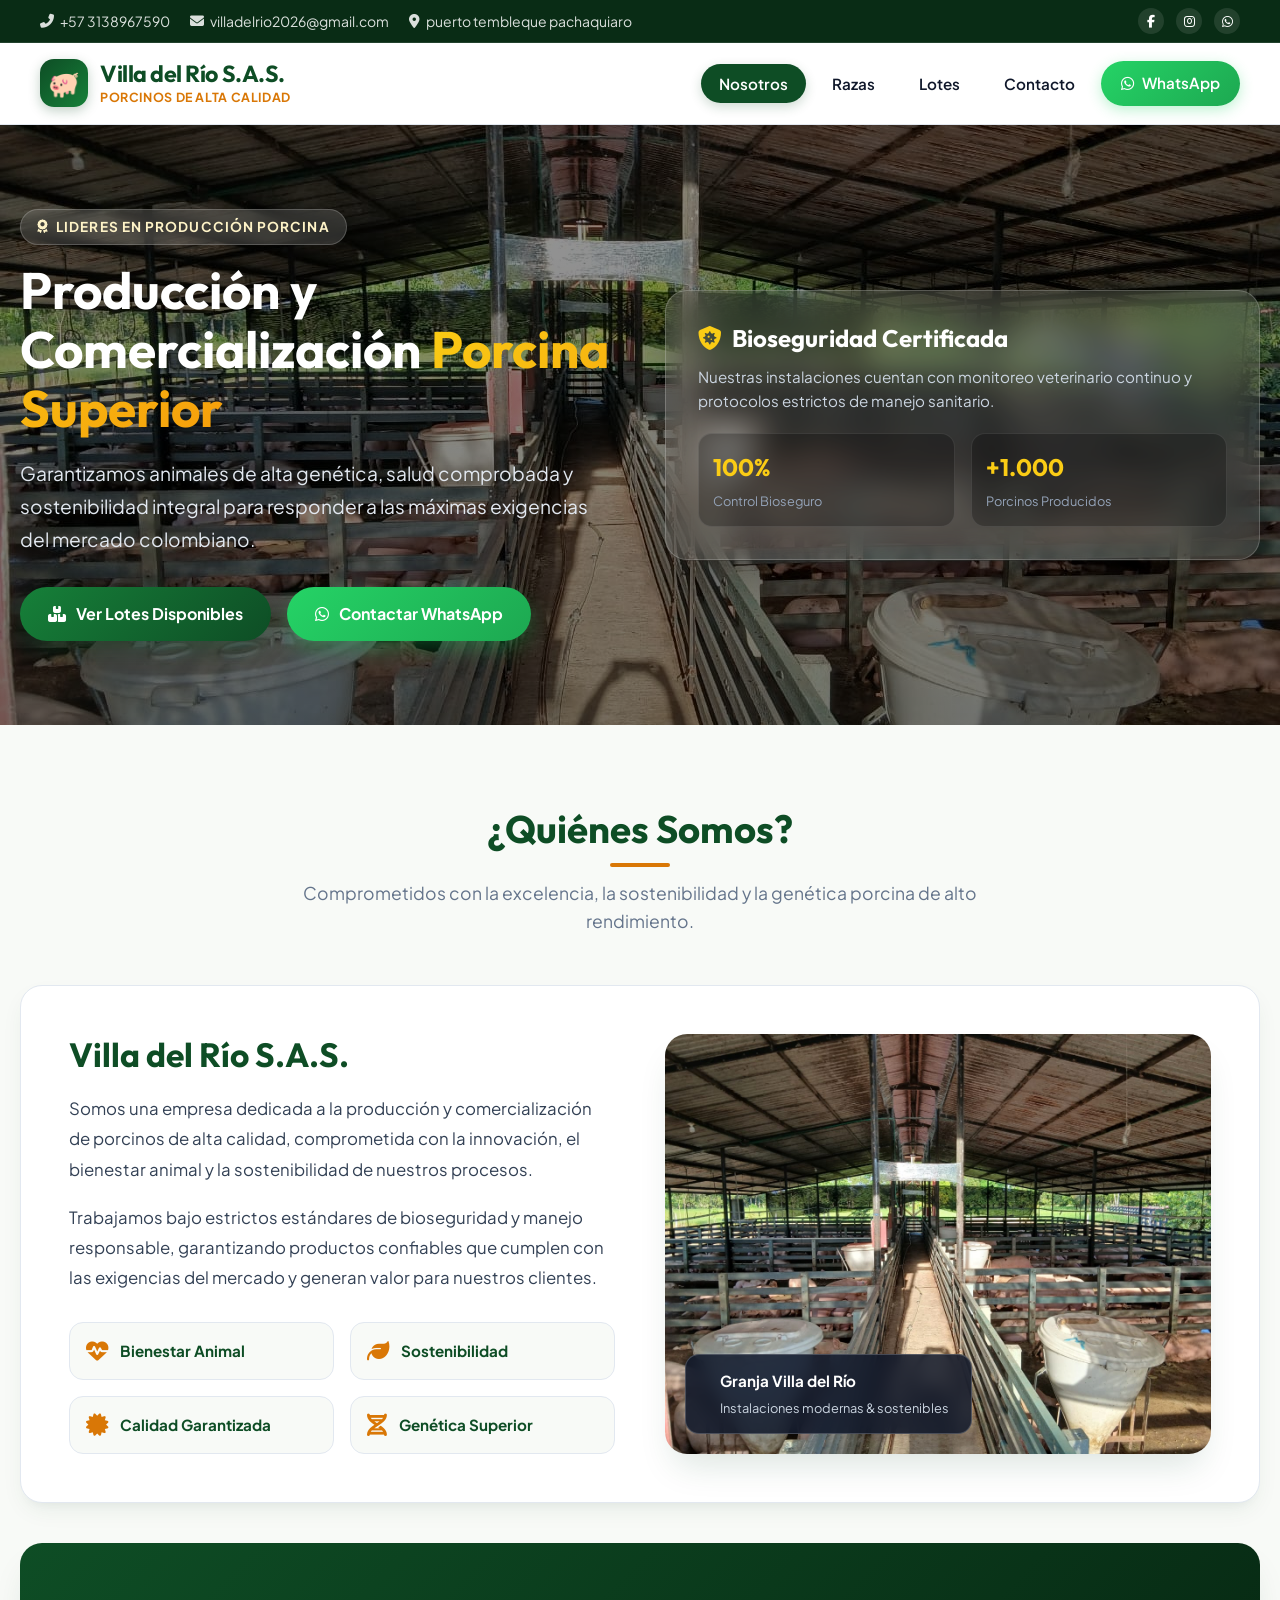
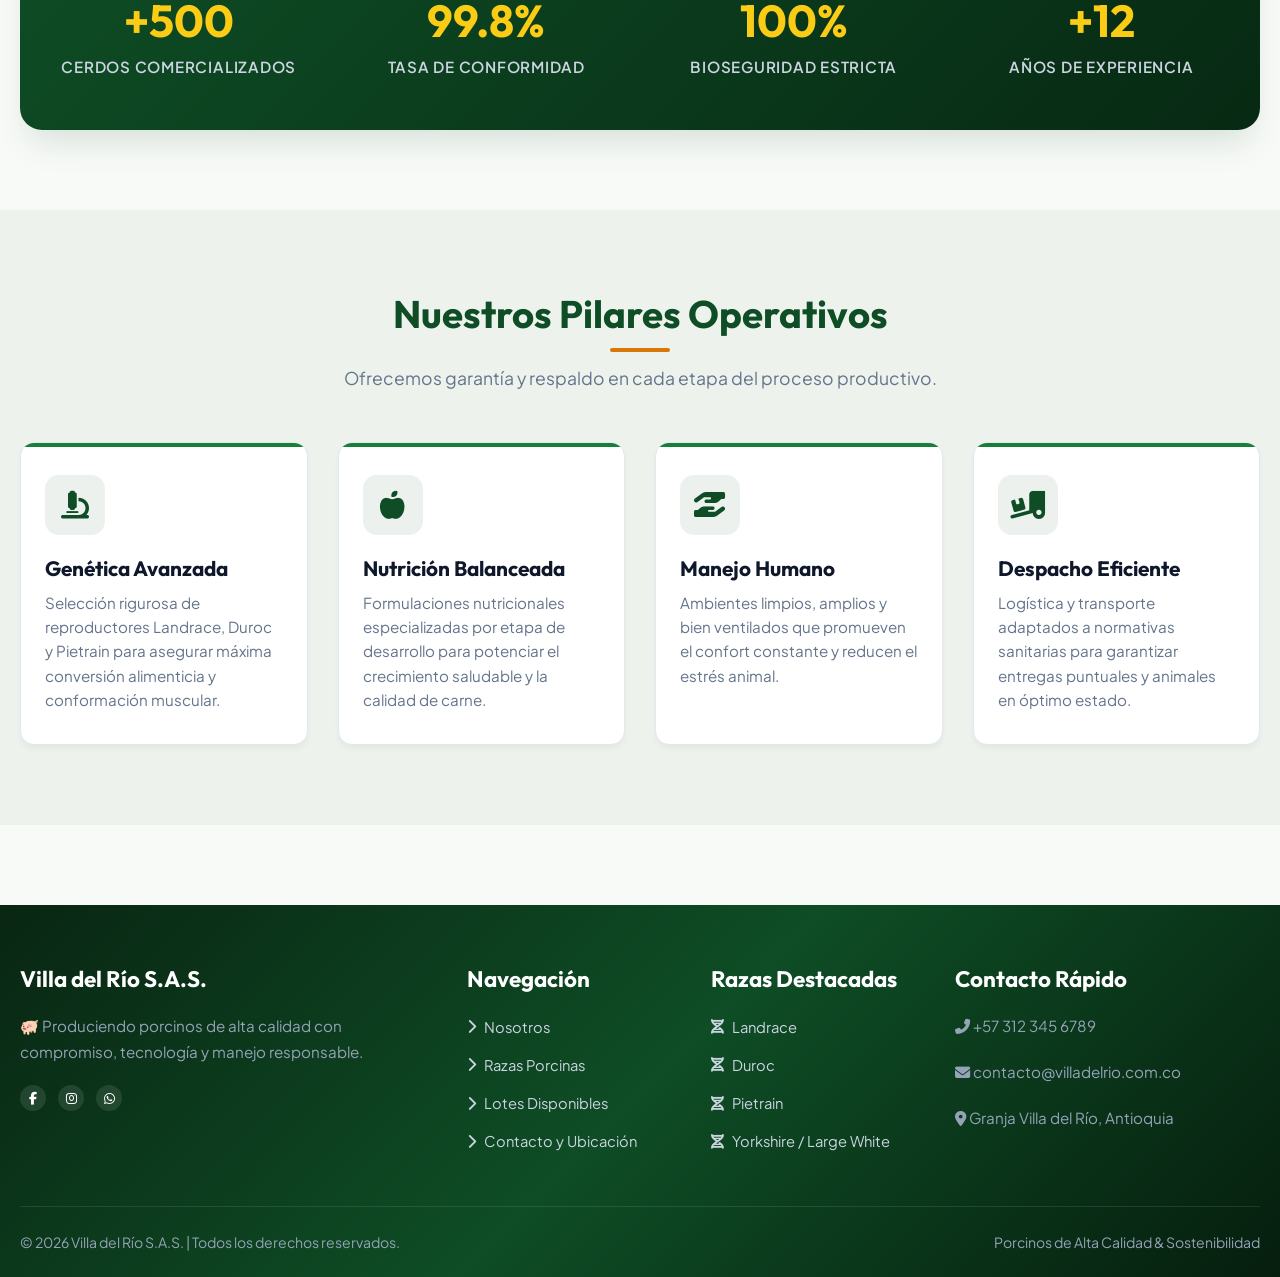
<file: index.html>
<!DOCTYPE html>
<html lang="es">
<head>
    <meta charset="UTF-8">
    <meta name="viewport" content="width=device-width, initial-scale=1.0">
    <meta name="description" content="Villa del Río S.A.S. - Producción y comercialización de porcinos de alta calidad en Colombia. Comprometidos con el bienestar animal, la sostenibilidad y la bioseguridad.">
    <title>Villa del Río S.A.S. | Producción y Comercialización Porcina</title>
    
    <!-- Google Fonts & FontAwesome Icons -->
    <link rel="preconnect" href="https://fonts.googleapis.com">
    <link rel="preconnect" href="https://fonts.gstatic.com" crossorigin>
    <link href="https://fonts.googleapis.com/css2?family=Outfit:wght@400;500;600;700;800&family=Plus+Jakarta+Sans:wght@300;400;500;600;700;800&display=swap" rel="stylesheet">
    <link rel="stylesheet" href="https://cdnjs.cloudflare.com/ajax/libs/font-awesome/6.4.0/css/all.min.css">
    
    <!-- CSS Estilos -->
    <link rel="stylesheet" href="css/estilos.css">
</head>
<body>

    <!-- Barra Superior de Contacto -->
    <div class="top-bar">
        <div class="top-bar-container">
            <div class="top-info">
                <span><i class="fas fa-phone-alt"></i> +57 3138967590</span>
                <span><i class="fas fa-envelope"></i> villadelrio2026@gmail.com</span>
                <span><i class="fas fa-map-marker-alt"></i> puerto tembleque pachaquiaro</span>
            </div>
            <div class="top-social">
                <a href="https://facebook.com" target="_blank" aria-label="Facebook"><i class="fab fa-facebook-f"></i></a>
                <a href="https://instagram.com" target="_blank" aria-label="Instagram"><i class="fab fa-instagram"></i></a>
                <a href="https://wa.me/573138967590" target="_blank" aria-label="WhatsApp"><i class="fab fa-whatsapp"></i></a>
            </div>
        </div>
    </div>

    <!-- Navegación Principal -->
    <header class="site-header">
        <div class="nav-container">
            <a href="index.html" class="brand-logo">
                <div class="logo-icon">🐖</div>
                <div class="brand-text">
                    <h1>Villa del Río S.A.S.</h1>
                    <p>Porcinos de Alta Calidad</p>
                </div>
            </a>

            <button class="mobile-menu-btn" aria-label="Abrir Menú">
                <i class="fas fa-bars"></i>
            </button>

            <nav>
                <ul class="nav-links">
                    <li><a href="index.html" class="active">Nosotros</a></li>
                    <li><a href="razas.html">Razas</a></li>
                    <li><a href="lotes.html">Lotes</a></li>
                    <li><a href="contacto.html">Contacto</a></li>
                    <li><a href="https://wa.me/573138967590" class="nav-cta" target="_blank"><i class="fab fa-whatsapp"></i> WhatsApp</a></li>
                </ul>
            </nav>
        </div>
    </header>

    <!-- Sección Hero Principal -->
    <section class="hero">
        
        <div class="hero-container">
            <div class="hero-text">
                <div class="badge-tag"><i class="fas fa-award"></i> Lideres en Producción Porcina</div>
                <h1>Producción y Comercialización <span>Porcina Superior</span></h1>
                <p>Garantizamos animales de alta genética, salud comprobada y sostenibilidad integral para responder a las máximas exigencias del mercado colombiano.</p>
                
                <div class="hero-actions">
                    <a href="lotes.html" class="btn btn-primary"><i class="fas fa-boxes-stacked"></i> Ver Lotes Disponibles</a>
                    <a href="contacto.html" class="btn btn-whatsapp"><i class="fab fa-whatsapp"></i> Contactar WhatsApp</a>
                </div>
            </div>

            <div class="hero-card-preview">
                <h3><i class="fas fa-shield-virus" style="color: #facc15;"></i> Bioseguridad Certificada</h3>
                <p>Nuestras instalaciones cuentan con monitoreo veterinario continuo y protocolos estrictos de manejo sanitario.</p>
                
                <div class="hero-stats-mini">
                    <div class="stat-item-mini">
                        <strong>100%</strong>
                        <span>Control Bioseguro</span>
                    </div>
                    <div class="stat-item-mini">
                        <strong>+1.000</strong>
                        <span>Porcinos Producidos</span>
                    </div>
                </div>
            </div>
        </div>
    </section>

    <!-- Sección Quiénes Somos -->
    <section id="nosotros" class="section">
        <div class="container">
            <div class="titulo-seccion">
                <h2>¿Quiénes Somos?</h2>
                <p>Comprometidos con la excelencia, la sostenibilidad y la genética porcina de alto rendimiento.</p>
            </div>

            <div class="contenedor-nosotros">
                <div class="texto">
                    <h3>Villa del Río S.A.S.</h3>
                    <p>
                        Somos una empresa dedicada a la producción y comercialización de
                        porcinos de alta calidad, comprometida con la innovación, el
                        bienestar animal y la sostenibilidad de nuestros procesos.
                    </p>
                    <p>
                        Trabajamos bajo estrictos estándares de bioseguridad y manejo
                        responsable, garantizando productos confiables que cumplen con
                        las exigencias del mercado y generan valor para nuestros clientes.
                    </p>

                    <div class="valores">
                        <div class="valor">
                            <i class="fas fa-heart-pulse"></i>
                            <span>Bienestar Animal</span>
                        </div>
                        <div class="valor">
                            <i class="fas fa-leaf"></i>
                            <span>Sostenibilidad</span>
                        </div>
                        <div class="valor">
                            <i class="fas fa-certificate"></i>
                            <span>Calidad Garantizada</span>
                        </div>
                        <div class="valor">
                            <i class="fas fa-dna"></i>
                            <span>Genética Superior</span>
                        </div>
                    </div>
                </div>

                <div class="imagen-nosotros">
                    <img src="img/granja.jpeg" alt="Instalaciones Villa del Río S.A.S.">
                    <div class="imagen-badge">
                        <i class="fas fa-farm"></i>
                        <div class="imagen-badge-text">
                            <strong>Granja Villa del Río</strong>
                            <span>Instalaciones modernas & sostenibles</span>
                        </div>
                    </div>
                </div>
            </div>

            <!-- Stats Counter Banner -->
            <div class="stats-banner">
                <div class="stats-grid">
                    <div class="stat-box">
                        <h3>+500</h3>
                        <p>Cerdos Comercializados</p>
                    </div>
                    <div class="stat-box">
                        <h3>99.8%</h3>
                        <p>Tasa de Conformidad</p>
                    </div>
                    <div class="stat-box">
                        <h3>100%</h3>
                        <p>Bioseguridad Estricta</p>
                    </div>
                    <div class="stat-box">
                        <h3>+12</h3>
                        <p>Años de Experiencia</p>
                    </div>
                </div>
            </div>
        </div>
    </section>

    <!-- Pilares de Excelencia -->
    <section class="section section-alt">
        <div class="container">
            <div class="titulo-seccion">
                <h2>Nuestros Pilares Operativos</h2>
                <p>Ofrecemos garantía y respaldo en cada etapa del proceso productivo.</p>
            </div>

            <div class="features-grid">
                <div class="feature-card">
                    <div class="feature-icon"><i class="fas fa-microscope"></i></div>
                    <h3>Genética Avanzada</h3>
                    <p>Selección rigurosa de reproductores Landrace, Duroc y Pietrain para asegurar máxima conversión alimenticia y conformación muscular.</p>
                </div>

                <div class="feature-card">
                    <div class="feature-icon"><i class="fas fa-apple-whole"></i></div>
                    <h3>Nutrición Balanceada</h3>
                    <p>Formulaciones nutricionales especializadas por etapa de desarrollo para potenciar el crecimiento saludable y la calidad de carne.</p>
                </div>

                <div class="feature-card">
                    <div class="feature-icon"><i class="fas fa-hand-holding-hand"></i></div>
                    <h3>Manejo Humano</h3>
                    <p>Ambientes limpios, amplios y bien ventilados que promueven el confort constante y reducen el estrés animal.</p>
                </div>

                <div class="feature-card">
                    <div class="feature-icon"><i class="fas fa-truck-ramp-box"></i></div>
                    <h3>Despacho Eficiente</h3>
                    <p>Logística y transporte adaptados a normativas sanitarias para garantizar entregas puntuales y animales en óptimo estado.</p>
                </div>
            </div>
        </div>
    </section>

    <!-- Footer -->
    <footer class="footer">
        <div class="footer-container">
            <div class="footer-col">
                <h3>Villa del Río S.A.S.</h3>
                <p>🐖 Produciendo porcinos de alta calidad con compromiso, tecnología y manejo responsable.</p>
                <div class="top-social">
                    <a href="https://facebook.com" target="_blank" aria-label="Facebook"><i class="fab fa-facebook-f"></i></a>
                    <a href="https://instagram.com" target="_blank" aria-label="Instagram"><i class="fab fa-instagram"></i></a>
                    <a href="https://wa.me/573123456789" target="_blank" aria-label="WhatsApp"><i class="fab fa-whatsapp"></i></a>
                </div>
            </div>

            <div class="footer-col">
                <h3>Navegación</h3>
                <ul class="footer-links">
                    <li><a href="index.html"><i class="fas fa-chevron-right"></i> Nosotros</a></li>
                    <li><a href="razas.html"><i class="fas fa-chevron-right"></i> Razas Porcinas</a></li>
                    <li><a href="lotes.html"><i class="fas fa-chevron-right"></i> Lotes Disponibles</a></li>
                    <li><a href="contacto.html"><i class="fas fa-chevron-right"></i> Contacto y Ubicación</a></li>
                </ul>
            </div>

            <div class="footer-col">
                <h3>Razas Destacadas</h3>
                <ul class="footer-links">
                    <li><a href="razas.html"><i class="fas fa-dna"></i> Landrace</a></li>
                    <li><a href="razas.html"><i class="fas fa-dna"></i> Duroc</a></li>
                    <li><a href="razas.html"><i class="fas fa-dna"></i> Pietrain</a></li>
                    <li><a href="razas.html"><i class="fas fa-dna"></i> Yorkshire / Large White</a></li>
                </ul>
            </div>

            <div class="footer-col">
                <h3>Contacto Rápido</h3>
                <p><i class="fas fa-phone-alt"></i> +57 312 345 6789</p>
                <p><i class="fas fa-envelope"></i> contacto@villadelrio.com.co</p>
                <p><i class="fas fa-location-dot"></i> Granja Villa del Río, Antioquia</p>
            </div>
        </div>

        <div class="footer-bottom">
            <p>© 2026 Villa del Río S.A.S. | Todos los derechos reservados.</p>
            <p>Porcinos de Alta Calidad & Sostenibilidad</p>
        </div>
    </footer>

    <!-- JS Main -->
    <script src="js/main.js"></script>
</body>
</html>
</file>
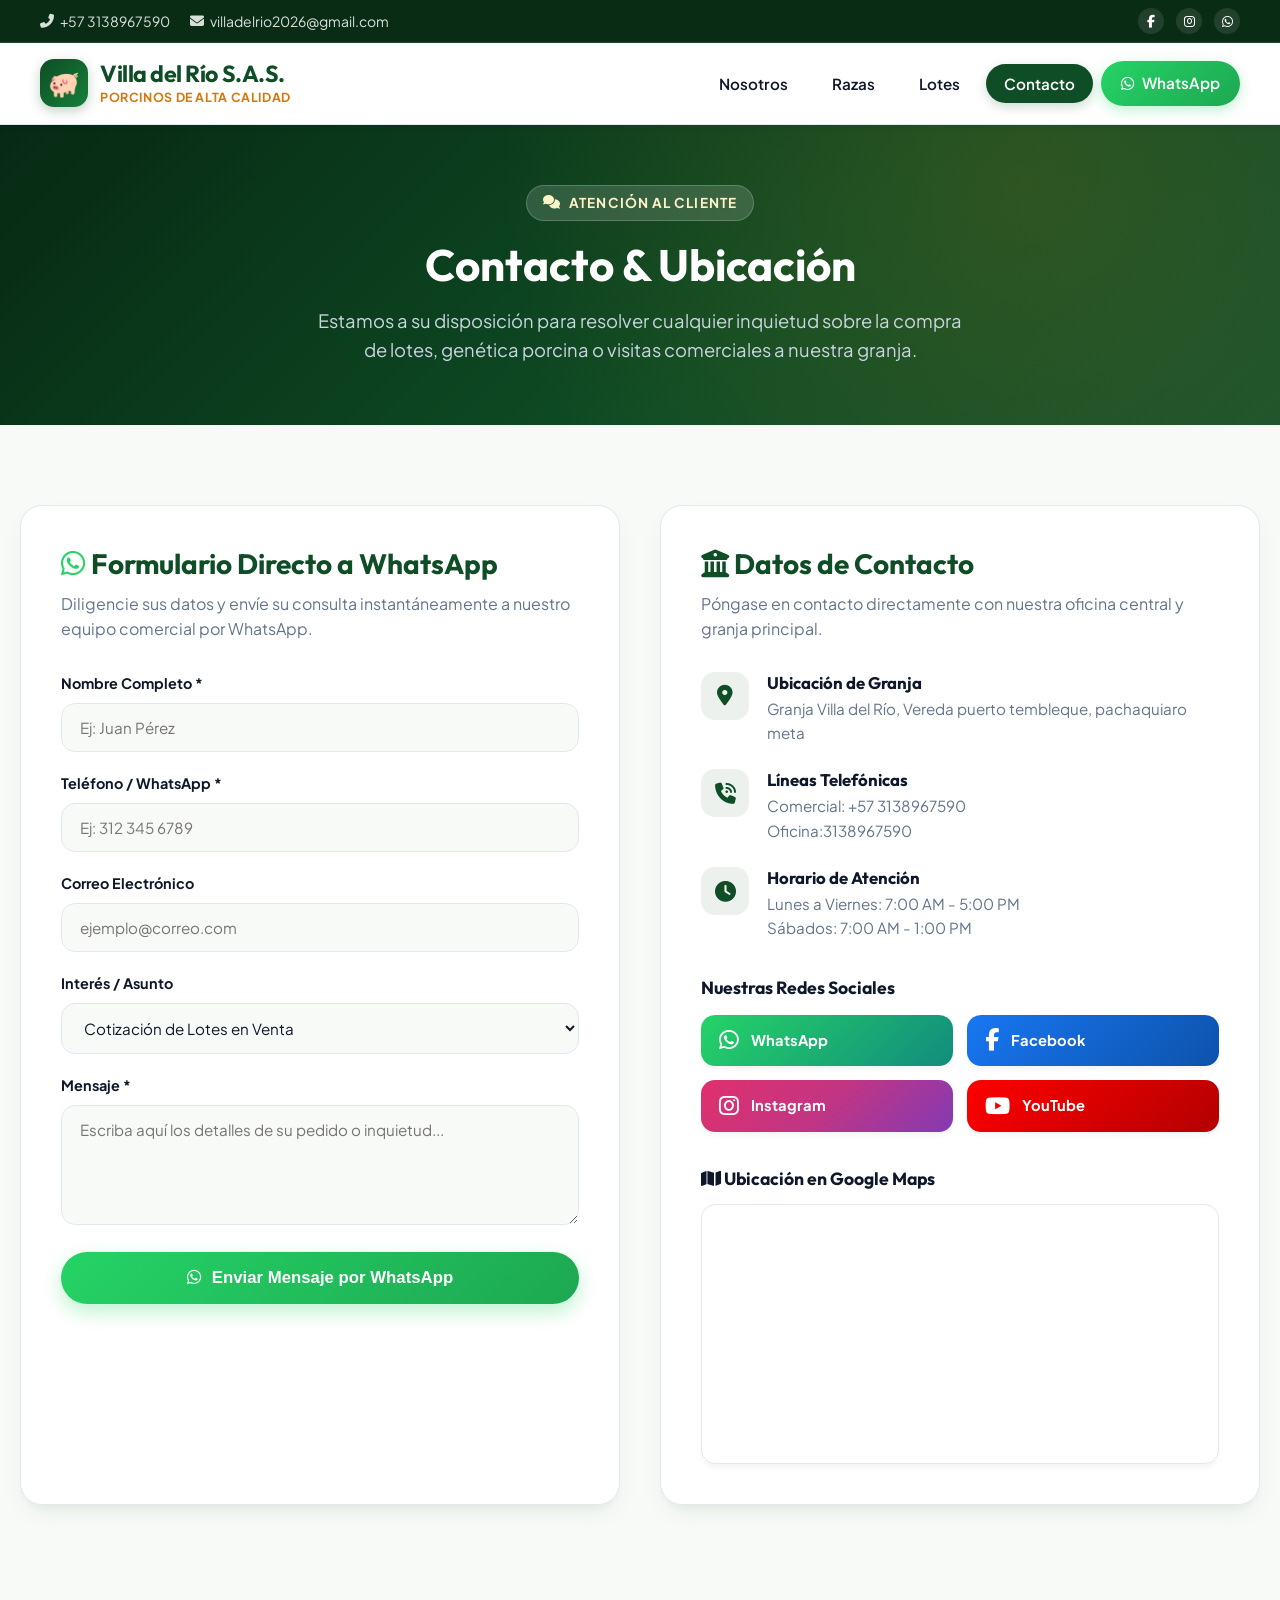
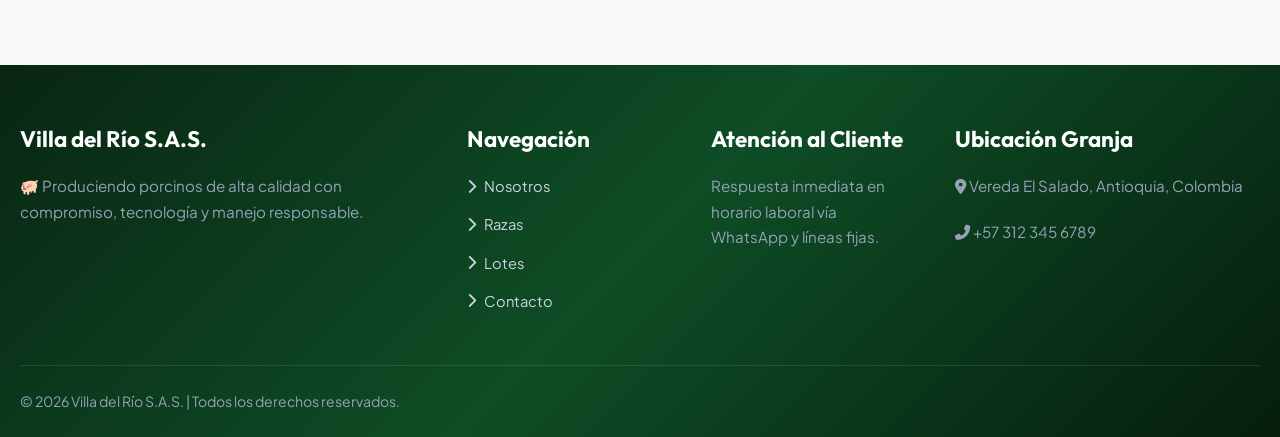
<file: contacto.html>
<!DOCTYPE html>
<html lang="es">
<head>
    <meta charset="UTF-8">
    <meta name="viewport" content="width=device-width, initial-scale=1.0">
    <meta name="description" content="Contacto y ubicación de Villa del Río S.A.S. - Envíenos un mensaje directo por WhatsApp o visite nuestras redes sociales.">
    <title>Contacto & Ubicación | Villa del Río S.A.S.</title>
    
    <!-- Google Fonts & FontAwesome Icons -->
    <link rel="preconnect" href="https://fonts.googleapis.com">
    <link rel="preconnect" href="https://fonts.gstatic.com" crossorigin>
    <link href="https://fonts.googleapis.com/css2?family=Outfit:wght@400;500;600;700;800&family=Plus+Jakarta+Sans:wght@300;400;500;600;700;800&display=swap" rel="stylesheet">
    <link rel="stylesheet" href="https://cdnjs.cloudflare.com/ajax/libs/font-awesome/6.4.0/css/all.min.css">
    
    <!-- CSS Estilos -->
    <link rel="stylesheet" href="css/estilos.css">
</head>
<body>

    <!-- Barra Superior -->    <div class="top-bar">
        <div class="top-bar-container">
            <div class="top-info">
                <span><i class="fas fa-phone-alt"></i> +57 3138967590</span>
                <span><i class="fas fa-envelope"></i>villadelrio2026@gmail.com</span>
            </div>
            <div class="top-social">
                <a href="https://facebook.com" target="_blank"><i class="fab fa-facebook-f"></i></a>
                <a href="https://instagram.com" target="_blank"><i class="fab fa-instagram"></i></a>
                <a href="https://wa.me/573138967590" target="_blank"><i class="fab fa-whatsapp"></i></a>
            </div>
        </div>
    </div>

    <!-- Navegación Principal -->
    <header class="site-header">
        <div class="nav-container">
            <a href="index.html" class="brand-logo">
                <div class="logo-icon">🐖</div>
                <div class="brand-text">
                    <h1>Villa del Río S.A.S.</h1>
                    <p>Porcinos de Alta Calidad</p>
                </div>
            </a>

            <button class="mobile-menu-btn" aria-label="Abrir Menú">
                <i class="fas fa-bars"></i>
            </button>

            <nav>
                <ul class="nav-links">
                    <li><a href="index.html">Nosotros</a></li>
                    <li><a href="razas.html">Razas</a></li>
                    <li><a href="lotes.html">Lotes</a></li>
                    <li><a href="contacto.html" class="active">Contacto</a></li>
                    <li><a href="https://wa.me/573123456789" class="nav-cta" target="_blank"><i class="fab fa-whatsapp"></i> WhatsApp</a></li>
                </ul>
            </nav>
        </div>
    </header>

    <!-- Banner de Encabezado -->
    <div class="page-banner">
        <div class="page-banner-content">
            <div class="badge-tag"><i class="fas fa-comments"></i> Atención al Cliente</div>
            <h1>Contacto & Ubicación</h1>
            <p>Estamos a su disposición para resolver cualquier inquietud sobre la compra de lotes, genética porcina o visitas comerciales a nuestra granja.</p>
        </div>
    </div>

    <!-- Sección de Contacto -->
    <section class="section">
        <div class="container">
            <div class="contact-grid">

                <!-- Columna 1: Formulario WhatsApp Directo -->
                <div class="contact-card">
                    <h3><i class="fab fa-whatsapp" style="color: var(--whatsapp);"></i> Formulario Directo a WhatsApp</h3>
                    <p class="subtitle">Diligencie sus datos y envíe su consulta instantáneamente a nuestro equipo comercial por WhatsApp.</p>

                    <form id="whatsappForm">
                        <div class="form-group">
                            <label for="nombre">Nombre Completo *</label>
                            <input type="text" id="nombre" class="form-control" placeholder="Ej: Juan Pérez" required>
                        </div>

                        <div class="form-group">
                            <label for="telefono">Teléfono / WhatsApp *</label>
                            <input type="tel" id="telefono" class="form-control" placeholder="Ej: 312 345 6789" required>
                        </div>

                        <div class="form-group">
                            <label for="correo">Correo Electrónico</label>
                            <input type="email" id="correo" class="form-control" placeholder="ejemplo@correo.com">
                        </div>

                        <div class="form-group">
                            <label for="asunto">Interés / Asunto</label>
                            <select id="asunto" class="form-control">
                                <option value="Consulta sobre Lotes en Venta">Cotización de Lotes en Venta</option>
                                <option value="Información sobre Razas Porcinas">Información sobre Genética y Razas</option>
                                <option value="Visita Comercial a Granja">Solicitud de Visita Comercial</option>
                                <option value="Otra Consulta General">Otra Consulta General</option>
                            </select>
                        </div>

                        <div class="form-group">
                            <label for="mensaje">Mensaje *</label>
                            <textarea id="mensaje" class="form-control" placeholder="Escriba aquí los detalles de su pedido o inquietud..." required></textarea>
                        </div>

                        <button type="submit" class="btn btn-whatsapp" style="width: 100%; padding: 16px; font-size: 1.05rem;">
                            <i class="fab fa-whatsapp"></i> Enviar Mensaje por WhatsApp
                        </button>
                    </form>
                </div>

                <!-- Columna 2: Info, Redes Sociales y Mapa -->
                <div class="contact-card">
                    <h3><i class="fas fa-building-columns"></i> Datos de Contacto</h3>
                    <p class="subtitle">Póngase en contacto directamente con nuestra oficina central y granja principal.</p>

                    <div class="contact-info-list">
                        <div class="info-item">
                            <div class="info-icon"><i class="fas fa-location-dot"></i></div>
                            <div class="info-details">
                                <h4>Ubicación de Granja</h4>
                                <p>Granja Villa del Río, Vereda puerto tembleque, pachaquiaro meta</p>
                            </div>
                        </div>

                        <div class="info-item">
                            <div class="info-icon"><i class="fas fa-phone-volume"></i></div>
                            <div class="info-details">
                                <h4>Líneas Telefónicas</h4>
                                <p>Comercial: +57 3138967590<br>Oficina:3138967590</p>
                            </div>
                        </div>

                        <div class="info-item">
                            <div class="info-icon"><i class="fas fa-clock"></i></div>
                            <div class="info-details">
                                <h4>Horario de Atención</h4>
                                <p>Lunes a Viernes: 7:00 AM - 5:00 PM<br>Sábados: 7:00 AM - 1:00 PM</p>
                            </div>
                        </div>
                    </div>

                    <!-- Redes Sociales -->
                    <div class="social-section">
                        <h4>Nuestras Redes Sociales</h4>
                        <div class="social-buttons-grid">
                            <a href="https://wa.me/573123456789" target="_blank" class="social-btn-card social-btn-wa">
                                <i class="fab fa-whatsapp"></i> WhatsApp
                            </a>
                            <a href="https://facebook.com" target="_blank" class="social-btn-card social-btn-fb">
                                <i class="fab fa-facebook-f"></i> Facebook
                            </a>
                            <a href="https://instagram.com" target="_blank" class="social-btn-card social-btn-ig">
                                <i class="fab fa-instagram"></i> Instagram
                            </a>
                            <a href="https://youtube.com" target="_blank" class="social-btn-card social-btn-yt">
                                <i class="fab fa-youtube"></i> YouTube
                            </a>
                        </div>
                    </div>

                    <!-- Mapa de Ubicación -->
                    <div class="map-section">
                        <h4 style="font-size: 1.1rem; margin-bottom: 14px;"><i class="fas fa-map"></i> Ubicación en Google Maps</h4>
                        <div class="map-wrapper">
                            <iframe 
                                src="https://www.google.com/maps/embed?pb=!1m18!1m12!1m3!1d126916.7909388349!2d-75.64254256608933!3d6.244203159981442!2m3!1f0!2f0!3f0!3m2!1i1024!2i768!4f13.1!3m3!1m2!1s0x8e4428dfb80fad05%3A0x42137cf92b5b5b56!2sMedell%C3%ADn%2C%20Antioquia!5e0!3m2!1ses!2sco!4v1700000000000!5m2!1es!2sco" 
                                allowfullscreen="" 
                                loading="lazy" 
                                referrerpolicy="no-referrer-when-downgrade"
                                title="Ubicación Granja Villa del Río">
                            </iframe>
                        </div>
                    </div>

                </div>

            </div>
        </div>
    </section>

    <!-- Footer -->
    <footer class="footer">
        <div class="footer-container">
            <div class="footer-col">
                <h3>Villa del Río S.A.S.</h3>
                <p>🐖 Produciendo porcinos de alta calidad con compromiso, tecnología y manejo responsable.</p>
            </div>

            <div class="footer-col">
                <h3>Navegación</h3>
                <ul class="footer-links">
                    <li><a href="index.html"><i class="fas fa-chevron-right"></i> Nosotros</a></li>
                    <li><a href="razas.html"><i class="fas fa-chevron-right"></i> Razas</a></li>
                    <li><a href="lotes.html"><i class="fas fa-chevron-right"></i> Lotes</a></li>
                    <li><a href="contacto.html"><i class="fas fa-chevron-right"></i> Contacto</a></li>
                </ul>
            </div>

            <div class="footer-col">
                <h3>Atención al Cliente</h3>
                <p>Respuesta inmediata en horario laboral vía WhatsApp y líneas fijas.</p>
            </div>

            <div class="footer-col">
                <h3>Ubicación Granja</h3>
                <p><i class="fas fa-location-dot"></i> Vereda El Salado, Antioquia, Colombia</p>
                <p><i class="fas fa-phone-alt"></i> +57 312 345 6789</p>
            </div>
        </div>

        <div class="footer-bottom">
            <p>© 2026 Villa del Río S.A.S. | Todos los derechos reservados.</p>
        </div>
    </footer>

    <!-- JS Main -->
    <script src="js/main.js"></script>
</body>
</html>
</file>
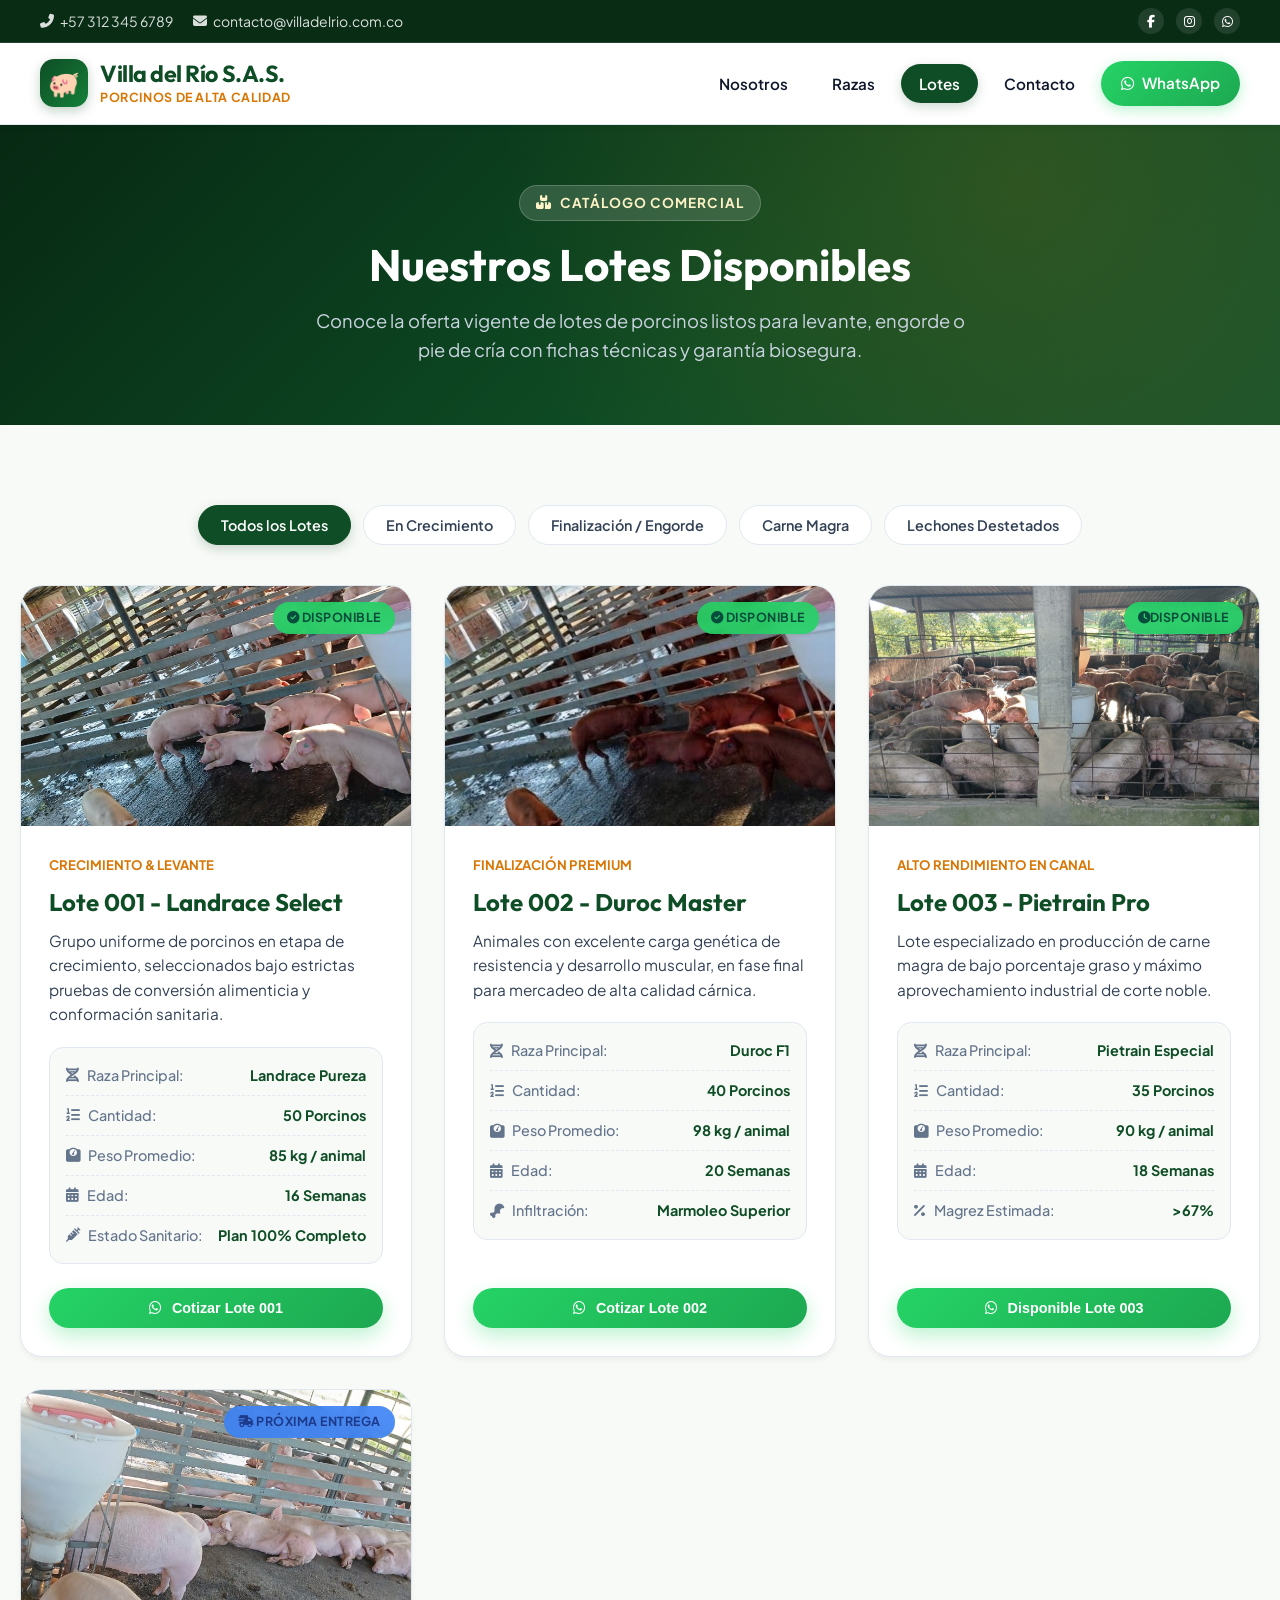
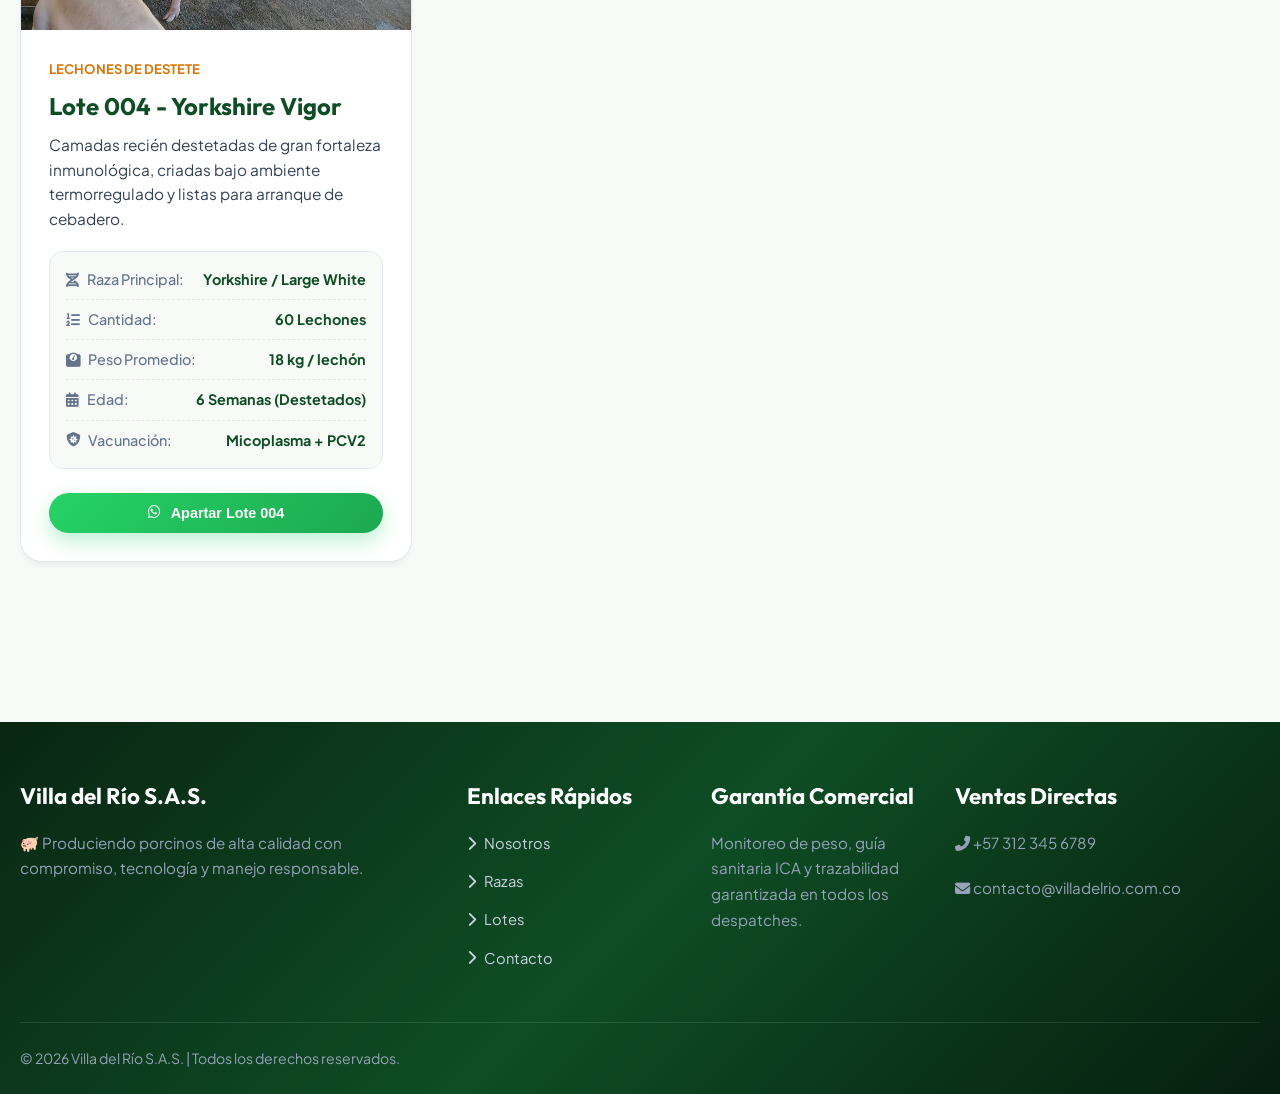
<file: lotes.html>
<!DOCTYPE html>
<html lang="es">
<head>
    <meta charset="UTF-8">
    <meta name="viewport" content="width=device-width, initial-scale=1.0">
    <meta name="description" content="Lotes disponibles de porcinos en Villa del Río S.A.S. - Animales seleccionados para levante, engorde y reproduccion con seguimiento sanitario.">
    <title>Lotes Disponibles | Villa del Río S.A.S.</title>
    
    <!-- Google Fonts & FontAwesome Icons -->
    <link rel="preconnect" href="https://fonts.googleapis.com">
    <link rel="preconnect" href="https://fonts.gstatic.com" crossorigin>
    <link href="https://fonts.googleapis.com/css2?family=Outfit:wght@400;500;600;700;800&family=Plus+Jakarta+Sans:wght@300;400;500;600;700;800&display=swap" rel="stylesheet">
    <link rel="stylesheet" href="https://cdnjs.cloudflare.com/ajax/libs/font-awesome/6.4.0/css/all.min.css">
    
    <!-- CSS Estilos -->
    <link rel="stylesheet" href="css/estilos.css">
</head>
<body>

    <!-- Barra Superior -->
    <div class="top-bar">
        <div class="top-bar-container">
            <div class="top-info">
                <span><i class="fas fa-phone-alt"></i> +57 312 345 6789</span>
                <span><i class="fas fa-envelope"></i> contacto@villadelrio.com.co</span>
            </div>
            <div class="top-social">
                <a href="https://facebook.com" target="_blank"><i class="fab fa-facebook-f"></i></a>
                <a href="https://instagram.com" target="_blank"><i class="fab fa-instagram"></i></a>
                <a href="https://wa.me/573123456789" target="_blank"><i class="fab fa-whatsapp"></i></a>
            </div>
        </div>
    </div>

    <!-- Navegación Principal -->
    <header class="site-header">
        <div class="nav-container">
            <a href="index.html" class="brand-logo">
                <div class="logo-icon">🐖</div>
                <div class="brand-text">
                    <h1>Villa del Río S.A.S.</h1>
                    <p>Porcinos de Alta Calidad</p>
                </div>
            </a>

            <button class="mobile-menu-btn" aria-label="Abrir Menú">
                <i class="fas fa-bars"></i>
            </button>

            <nav>
                <ul class="nav-links">
                    <li><a href="index.html">Nosotros</a></li>
                    <li><a href="razas.html">Razas</a></li>
                    <li><a href="lotes.html" class="active">Lotes</a></li>
                    <li><a href="contacto.html">Contacto</a></li>
                    <li><a href="https://wa.me/573123456789" class="nav-cta" target="_blank"><i class="fab fa-whatsapp"></i> WhatsApp</a></li>
                </ul>
            </nav>
        </div>
    </header>

    <!-- Banner de Encabezado -->
    <div class="page-banner">
        <div class="page-banner-content">
            <div class="badge-tag"><i class="fas fa-boxes-stacked"></i> Catálogo Comercial</div>
            <h1>Nuestros Lotes Disponibles</h1>
            <p>Conoce la oferta vigente de lotes de porcinos listos para levante, engorde o pie de cría con fichas técnicas y garantía biosegura.</p>
        </div>
    </div>

    <!-- Sección de Lotes -->
    <section class="section">
        <div class="container">

            <!-- Botones de Filtro -->
            <div class="filter-container">
                <button class="filter-btn active" data-filter="todos">Todos los Lotes</button>
                <button class="filter-btn" data-filter="crecimiento">En Crecimiento</button>
                <button class="filter-btn" data-filter="engorde">Finalización / Engorde</button>
                <button class="filter-btn" data-filter="magra">Carne Magra</button>
                <button class="filter-btn" data-filter="lechones">Lechones Destetados</button>
            </div>

            <!-- Grilla de Tarjetas Personalizadas de Lotes -->
            <div class="contenedor-lotes">

                <!-- Lote 001 -->
                <div class="card-lote" data-category="crecimiento">
                    <div class="card-image-wrapper">
                        <img src="img/lote 1.jpeg" alt="Lote 001 Landrace Crecimiento">
                        <span class="card-badge badge-available"><i class="fas fa-circle-check"></i> Disponible</span>
                    </div>

                    <div class="contenido-card">
                        <span class="subtitle-tag">Crecimiento & Levante</span>
                        <h3>Lote 001 - Landrace Select</h3>

                        <p>
                            Grupo uniforme de porcinos en etapa de crecimiento, seleccionados bajo estrictas pruebas de conversión alimenticia y conformación sanitaria.
                        </p>

                        <ul class="specs-list">
                            <li><strong><i class="fas fa-dna"></i> Raza Principal:</strong> <span>Landrace Pureza</span></li>
                            <li><strong><i class="fas fa-list-ol"></i> Cantidad:</strong> <span>50 Porcinos</span></li>
                            <li><strong><i class="fas fa-weight-scale"></i> Peso Promedio:</strong> <span>85 kg / animal</span></li>
                            <li><strong><i class="fas fa-calendar-days"></i> Edad:</strong> <span>16 Semanas</span></li>
                            <li><strong><i class="fas fa-syringe"></i> Estado Sanitario:</strong> <span>Plan 100% Completo</span></li>
                        </ul>

                        <div class="card-actions">
                            <button class="btn btn-whatsapp" onclick="cotizarWhatsApp('Lote 001 - Landrace Select', 'LOTE-001')">
                                <i class="fab fa-whatsapp"></i> Cotizar Lote 001
                            </button>
                        </div>
                    </div>
                </div>

                <!-- Lote 002 -->
                <div class="card-lote" data-category="engorde">
                    <div class="card-image-wrapper">
                        <img src="img/lote 2.jpg" alt="Lote 002 Duroc Engorde">
                        <span class="card-badge badge-available"><i class="fas fa-circle-check"></i> Disponible</span>
                    </div>

                    <div class="contenido-card">
                        <span class="subtitle-tag">Finalización Premium</span>
                        <h3>Lote 002 - Duroc Master</h3>

                        <p>
                            Animales con excelente carga genética de resistencia y desarrollo muscular, en fase final para mercadeo de alta calidad cárnica.
                        </p>

                        <ul class="specs-list">
                            <li><strong><i class="fas fa-dna"></i> Raza Principal:</strong> <span>Duroc F1</span></li>
                            <li><strong><i class="fas fa-list-ol"></i> Cantidad:</strong> <span>40 Porcinos</span></li>
                            <li><strong><i class="fas fa-weight-scale"></i> Peso Promedio:</strong> <span>98 kg / animal</span></li>
                            <li><strong><i class="fas fa-calendar-days"></i> Edad:</strong> <span>20 Semanas</span></li>
                            <li><strong><i class="fas fa-drumstick-bite"></i> Infiltración:</strong> <span>Marmoleo Superior</span></li>
                        </ul>

                        <div class="card-actions">
                            <button class="btn btn-whatsapp" onclick="cotizarWhatsApp('Lote 002 - Duroc Master', 'LOTE-002')">
                                <i class="fab fa-whatsapp"></i> Cotizar Lote 002
                            </button>
                        </div>
                    </div>
                </div>

                <!-- Lote 003 -->
                <div class="card-lote" data-category="magra">
                    <div class="card-image-wrapper">
                        <img src="img/lote 3.jpeg" alt="Lote 003 Pietrain Magra">
                        <span class="card-badge badge-reserved"><i class="fas fa-clock"></i>Disponible</span>
                    </div>

                    <div class="contenido-card">
                        <span class="subtitle-tag">Alto Rendimiento en Canal</span>
                        <h3>Lote 003 - Pietrain Pro</h3>

                        <p>
                            Lote especializado en producción de carne magra de bajo porcentaje graso y máximo aprovechamiento industrial de corte noble.
                        </p>

                        <ul class="specs-list">
                            <li><strong><i class="fas fa-dna"></i> Raza Principal:</strong> <span>Pietrain Especial</span></li>
                            <li><strong><i class="fas fa-list-ol"></i> Cantidad:</strong> <span>35 Porcinos</span></li>
                            <li><strong><i class="fas fa-weight-scale"></i> Peso Promedio:</strong> <span>90 kg / animal</span></li>
                            <li><strong><i class="fas fa-calendar-days"></i> Edad:</strong> <span>18 Semanas</span></li>
                            <li><strong><i class="fas fa-percent"></i> Magrez Estimada:</strong> <span>>67%</span></li>
                        </ul>

                        <div class="card-actions">
                            <button class="btn btn-whatsapp" onclick="cotizarWhatsApp('Lote 003 - Pietrain Pro', 'LOTE-003')">
                                <i class="fab fa-whatsapp"></i> Disponible Lote 003
                            </button>
                        </div>
                    </div>
                </div>

                <!-- Lote 004 -->
                <div class="card-lote" data-category="lechones">
                    <div class="card-image-wrapper">
                        <img src="img/lote 4.jpeg" alt="Lote 004 Yorkshire Lechones">
                        <span class="card-badge badge-upcoming"><i class="fas fa-truck-fast"></i> Próxima Entrega</span>
                    </div>

                    <div class="contenido-card">
                        <span class="subtitle-tag">Lechones de Destete</span>
                        <h3>Lote 004 - Yorkshire Vigor</h3>

                        <p>
                            Camadas recién destetadas de gran fortaleza inmunológica, criadas bajo ambiente termorregulado y listas para arranque de cebadero.
                        </p>

                        <ul class="specs-list">
                            <li><strong><i class="fas fa-dna"></i> Raza Principal:</strong> <span>Yorkshire / Large White</span></li>
                            <li><strong><i class="fas fa-list-ol"></i> Cantidad:</strong> <span>60 Lechones</span></li>
                            <li><strong><i class="fas fa-weight-scale"></i> Peso Promedio:</strong> <span>18 kg / lechón</span></li>
                            <li><strong><i class="fas fa-calendar-days"></i> Edad:</strong> <span>6 Semanas (Destetados)</span></li>
                            <li><strong><i class="fas fa-shield-virus"></i> Vacunación:</strong> <span>Micoplasma + PCV2</span></li>
                        </ul>

                        <div class="card-actions">
                            <button class="btn btn-whatsapp" onclick="cotizarWhatsApp('Lote 004 - Yorkshire Vigor', 'LOTE-004')">
                                <i class="fab fa-whatsapp"></i> Apartar Lote 004
                            </button>
                        </div>
                    </div>
                </div>

            </div>
        </div>
    </section>

    <!-- Footer -->
    <footer class="footer">
        <div class="footer-container">
            <div class="footer-col">
                <h3>Villa del Río S.A.S.</h3>
                <p>🐖 Produciendo porcinos de alta calidad con compromiso, tecnología y manejo responsable.</p>
            </div>

            <div class="footer-col">
                <h3>Enlaces Rápidos</h3>
                <ul class="footer-links">
                    <li><a href="index.html"><i class="fas fa-chevron-right"></i> Nosotros</a></li>
                    <li><a href="razas.html"><i class="fas fa-chevron-right"></i> Razas</a></li>
                    <li><a href="lotes.html"><i class="fas fa-chevron-right"></i> Lotes</a></li>
                    <li><a href="contacto.html"><i class="fas fa-chevron-right"></i> Contacto</a></li>
                </ul>
            </div>

            <div class="footer-col">
                <h3>Garantía Comercial</h3>
                <p>Monitoreo de peso, guía sanitaria ICA y trazabilidad garantizada en todos los despatches.</p>
            </div>

            <div class="footer-col">
                <h3>Ventas Directas</h3>
                <p><i class="fas fa-phone-alt"></i> +57 312 345 6789</p>
                <p><i class="fas fa-envelope"></i> contacto@villadelrio.com.co</p>
            </div>
        </div>

        <div class="footer-bottom">
            <p>© 2026 Villa del Río S.A.S. | Todos los derechos reservados.</p>
        </div>
    </footer>

    <!-- JS Main -->
    <script src="js/main.js"></script>
</body>
</html>
</file>
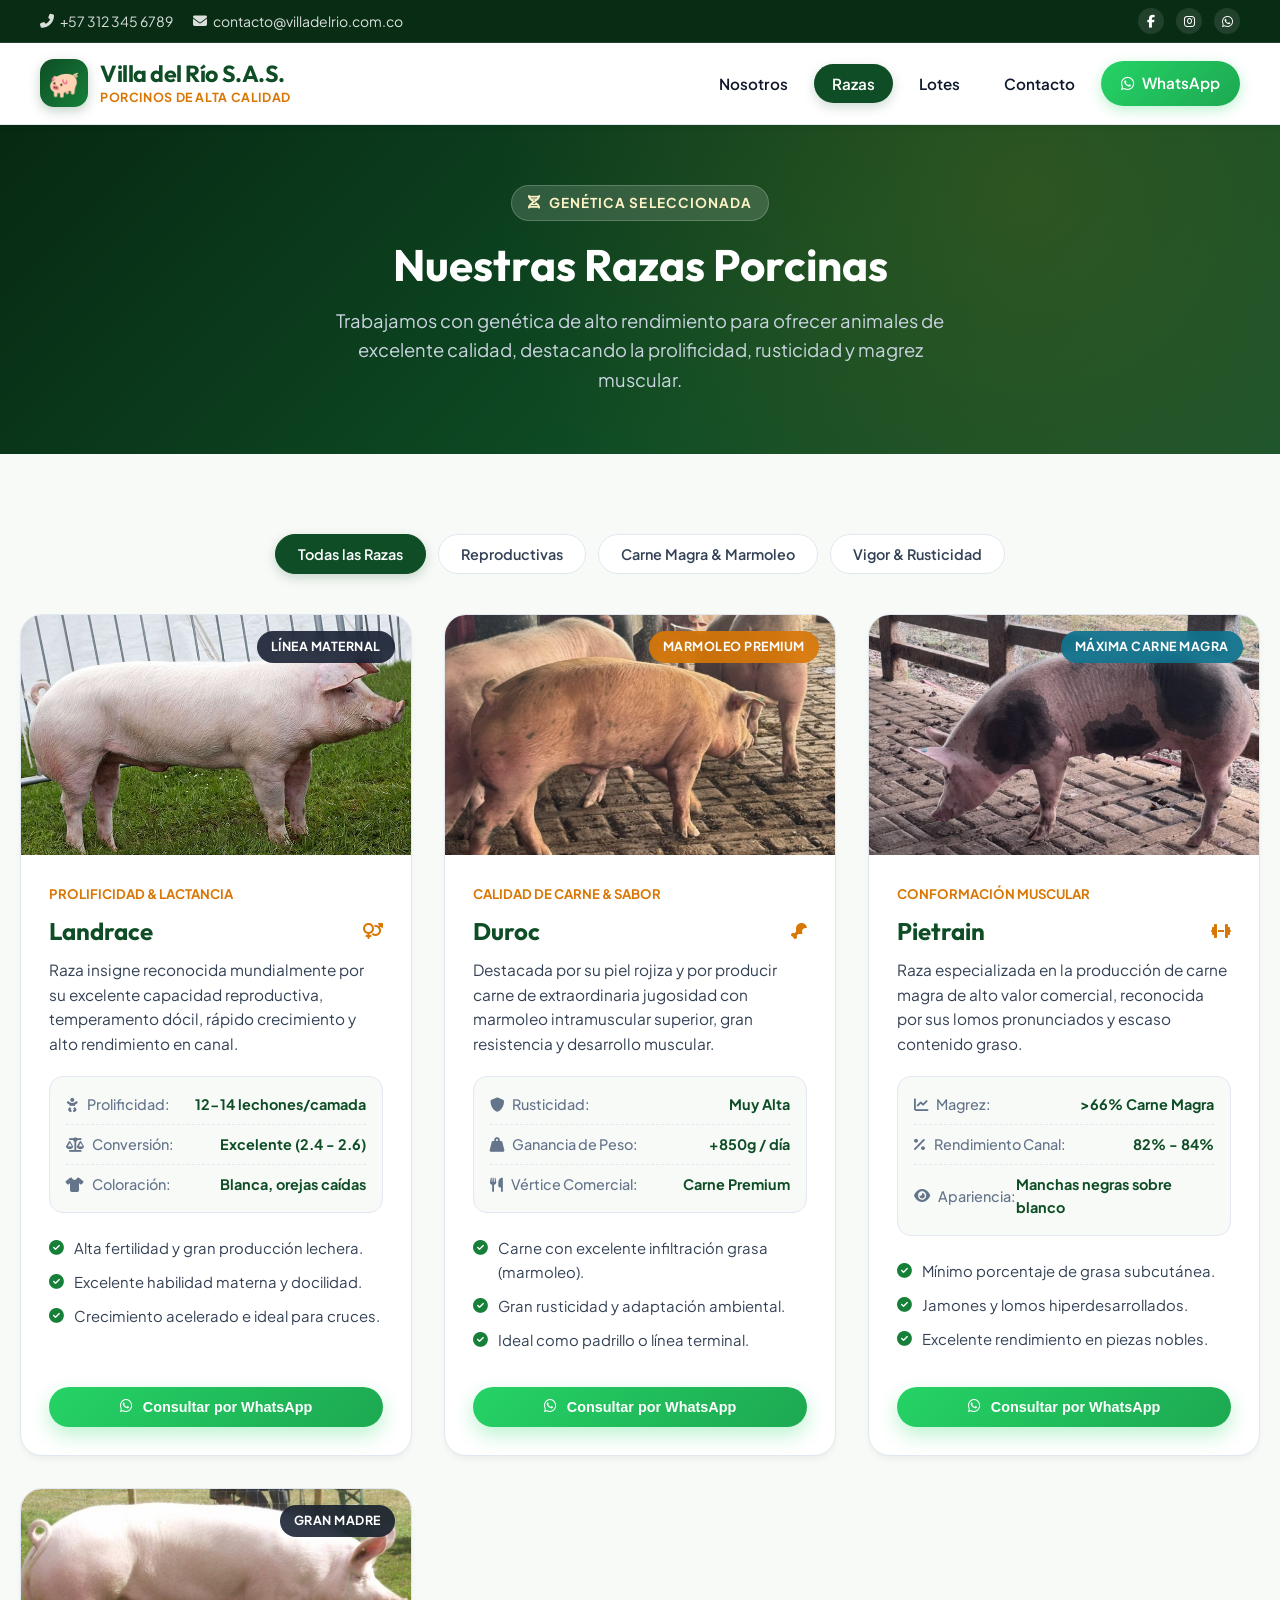
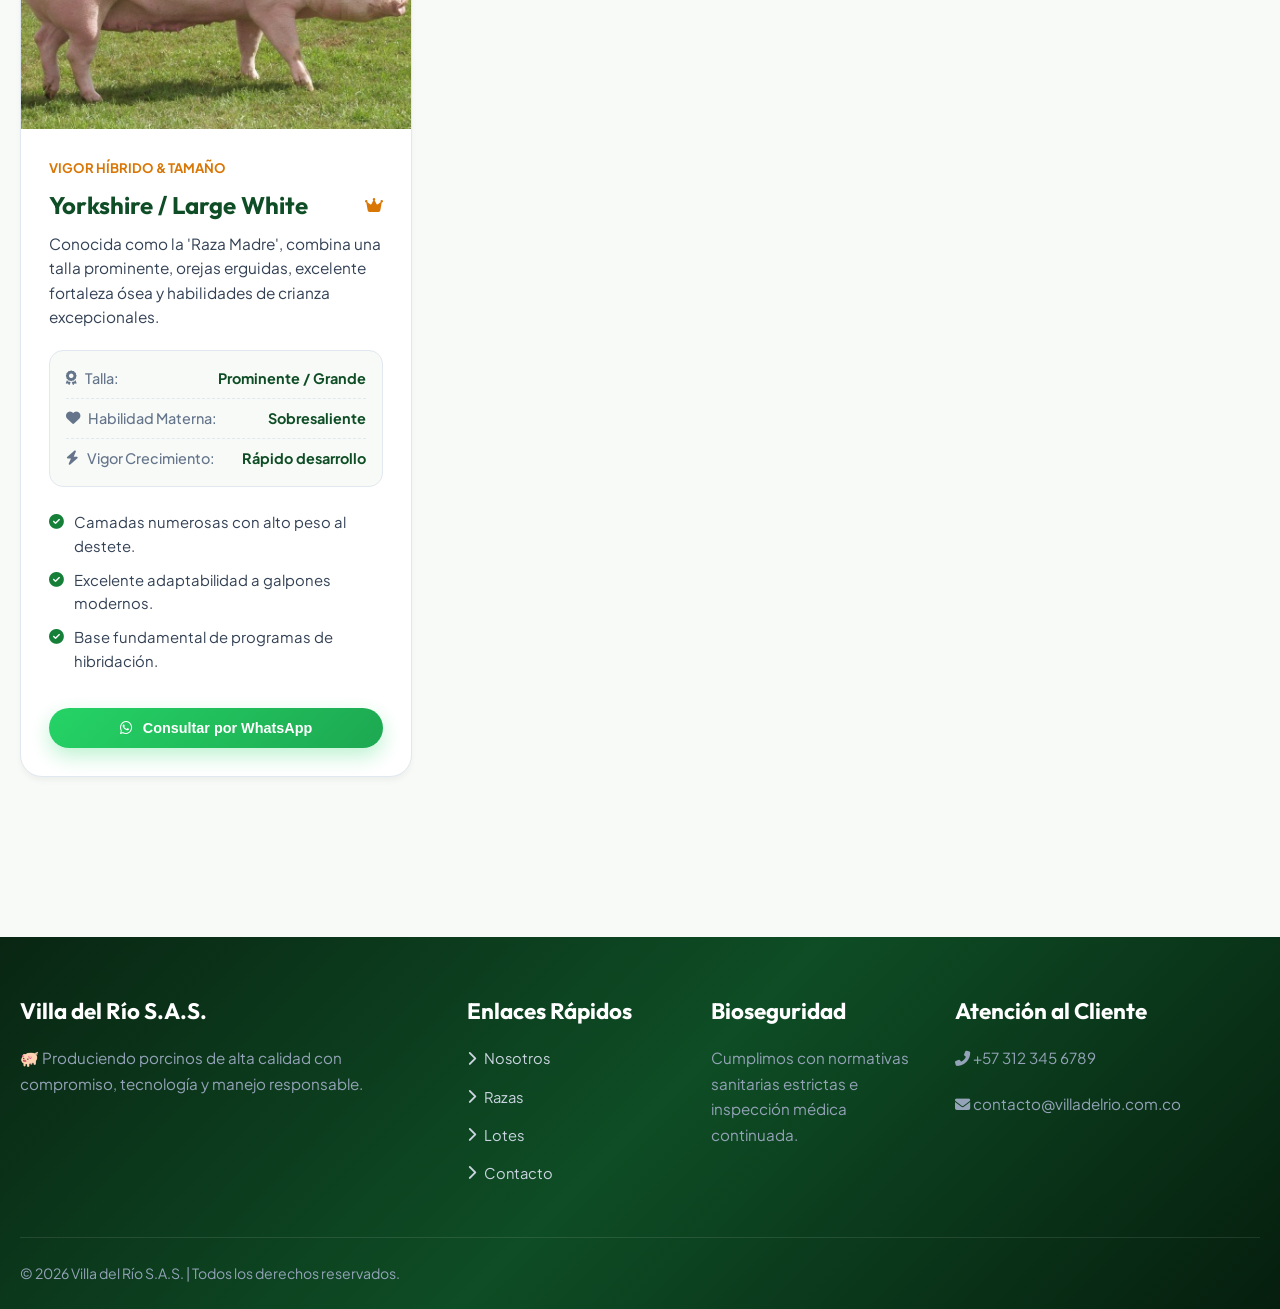
<file: razas.html>
<!DOCTYPE html>
<html lang="es">
<head>
    <meta charset="UTF-8">
    <meta name="viewport" content="width=device-width, initial-scale=1.0">
    <meta name="description" content="Conozca las razas porcinas criadas en Villa del Río S.A.S. - Landrace, Duroc, Pietrain y Yorkshire con genética de alto rendimiento.">
    <title>Razas Porcinas | Villa del Río S.A.S.</title>
    
    <!-- Google Fonts & FontAwesome Icons -->
    <link rel="preconnect" href="https://fonts.googleapis.com">
    <link rel="preconnect" href="https://fonts.gstatic.com" crossorigin>
    <link href="https://fonts.googleapis.com/css2?family=Outfit:wght@400;500;600;700;800&family=Plus+Jakarta+Sans:wght@300;400;500;600;700;800&display=swap" rel="stylesheet">
    <link rel="stylesheet" href="https://cdnjs.cloudflare.com/ajax/libs/font-awesome/6.4.0/css/all.min.css">
    
    <!-- CSS Estilos -->
    <link rel="stylesheet" href="css/estilos.css">
</head>
<body>

    <!-- Barra Superior -->
    <div class="top-bar">
        <div class="top-bar-container">
            <div class="top-info">
                <span><i class="fas fa-phone-alt"></i> +57 312 345 6789</span>
                <span><i class="fas fa-envelope"></i> contacto@villadelrio.com.co</span>
            </div>
            <div class="top-social">
                <a href="https://facebook.com" target="_blank"><i class="fab fa-facebook-f"></i></a>
                <a href="https://instagram.com" target="_blank"><i class="fab fa-instagram"></i></a>
                <a href="https://wa.me/573123456789" target="_blank"><i class="fab fa-whatsapp"></i></a>
            </div>
        </div>
    </div>

    <!-- Navegación Principal -->
    <header class="site-header">
        <div class="nav-container">
            <a href="index.html" class="brand-logo">
                <div class="logo-icon">🐖</div>
                <div class="brand-text">
                    <h1>Villa del Río S.A.S.</h1>
                    <p>Porcinos de Alta Calidad</p>
                </div>
            </a>

            <button class="mobile-menu-btn" aria-label="Abrir Menú">
                <i class="fas fa-bars"></i>
            </button>

            <nav>
                <ul class="nav-links">
                    <li><a href="index.html">Nosotros</a></li>
                    <li><a href="razas.html" class="active">Razas</a></li>
                    <li><a href="lotes.html">Lotes</a></li>
                    <li><a href="contacto.html">Contacto</a></li>
                    <li><a href="https://wa.me/573123456789" class="nav-cta" target="_blank"><i class="fab fa-whatsapp"></i> WhatsApp</a></li>
                </ul>
            </nav>
        </div>
    </header>

    <!-- Banner de Encabezado -->
    <div class="page-banner">
        <div class="page-banner-content">
            <div class="badge-tag"><i class="fas fa-dna"></i> Genética Seleccionada</div>
            <h1>Nuestras Razas Porcinas</h1>
            <p>Trabajamos con genética de alto rendimiento para ofrecer animales de excelente calidad, destacando la prolificidad, rusticidad y magrez muscular.</p>
        </div>
    </div>

    <!-- Sección de Razas -->
    <section class="section">
        <div class="container">

            <!-- Botones de Filtro -->
            <div class="filter-container">
                <button class="filter-btn active" data-filter="todos">Todas las Razas</button>
                <button class="filter-btn" data-filter="reproductiva">Reproductivas</button>
                <button class="filter-btn" data-filter="carne">Carne Magra & Marmoleo</button>
                <button class="filter-btn" data-filter="vigor">Vigor & Rusticidad</button>
            </div>

            <!-- Grilla de Tarjetas Personalizadas de Razas -->
            <div class="contenedor-razas">

                <!-- Card Landrace -->
                <div class="card-raza" data-category="reproductiva">
                    <div class="card-image-wrapper">
                        <img src="img/landrace (2).jpg" alt="Raza Landrace Porcina">
                        <span class="card-badge">Línea Maternal</span>
                    </div>

                    <div class="contenido-card">
                        <span class="subtitle-tag">Prolificidad & Lactancia</span>
                        <h3>Landrace <i class="fas fa-venus-mars" style="font-size: 1rem; color: var(--accent);"></i></h3>

                        <p>
                            Raza insigne reconocida mundialmente por su excelente capacidad reproductiva, temperamento dócil, rápido crecimiento y alto rendimiento en canal.
                        </p>

                        <ul class="specs-list">
                            <li><strong><i class="fas fa-baby"></i> Prolificidad:</strong> <span>12-14 lechones/camada</span></li>
                            <li><strong><i class="fas fa-scale-balanced"></i> Conversión:</strong> <span>Excelente (2.4 - 2.6)</span></li>
                            <li><strong><i class="fas fa-shirt"></i> Coloración:</strong> <span>Blanca, orejas caídas</span></li>
                        </ul>

                        <ul class="bullets-list">
                            <li><i class="fas fa-check-circle"></i> Alta fertilidad y gran producción lechera.</li>
                            <li><i class="fas fa-check-circle"></i> Excelente habilidad materna y docilidad.</li>
                            <li><i class="fas fa-check-circle"></i> Crecimiento acelerado e ideal para cruces.</li>
                        </ul>

                        <div class="card-actions">
                            <button class="btn btn-whatsapp" onclick="cotizarWhatsApp('Raza Landrace', 'R-LANDRACE')">
                                <i class="fab fa-whatsapp"></i> Consultar por WhatsApp
                            </button>
                        </div>
                    </div>
                </div>

                <!-- Card Duroc -->
                <div class="card-raza" data-category="carne">
                    <div class="card-image-wrapper">
                        <img src="img/duroc.jpeg" alt="Raza Duroc Porcina">
                        <span class="card-badge" style="background: rgba(217,119,6,0.9);">Marmoleo Premium</span>
                    </div>

                    <div class="contenido-card">
                        <span class="subtitle-tag">Calidad de Carne & Sabor</span>
                        <h3>Duroc <i class="fas fa-drumstick-bite" style="font-size: 1rem; color: var(--accent);"></i></h3>

                        <p>
                            Destacada por su piel rojiza y por producir carne de extraordinaria jugosidad con marmoleo intramuscular superior, gran resistencia y desarrollo muscular.
                        </p>

                        <ul class="specs-list">
                            <li><strong><i class="fas fa-shield"></i> Rusticidad:</strong> <span>Muy Alta</span></li>
                            <li><strong><i class="fas fa-weight-hanging"></i> Ganancia de Peso:</strong> <span>+850g / día</span></li>
                            <li><strong><i class="fas fa-utensils"></i> Vértice Comercial:</strong> <span>Carne Premium</span></li>
                        </ul>

                        <ul class="bullets-list">
                            <li><i class="fas fa-check-circle"></i> Carne con excelente infiltración grasa (marmoleo).</li>
                            <li><i class="fas fa-check-circle"></i> Gran rusticidad y adaptación ambiental.</li>
                            <li><i class="fas fa-check-circle"></i> Ideal como padrillo o línea terminal.</li>
                        </ul>

                        <div class="card-actions">
                            <button class="btn btn-whatsapp" onclick="cotizarWhatsApp('Raza Duroc', 'R-DUROC')">
                                <i class="fab fa-whatsapp"></i> Consultar por WhatsApp
                            </button>
                        </div>
                    </div>
                </div>

                <!-- Card Pietrain -->
                <div class="card-raza" data-category="carne">
                    <div class="card-image-wrapper">
                        <img src="img/pietrain.jpeg" alt="Raza Pietrain Porcina">
                        <span class="card-badge" style="background: rgba(14,116,144,0.9);">Máxima Carne Magra</span>
                    </div>

                    <div class="contenido-card">
                        <span class="subtitle-tag">Conformación Muscular</span>
                        <h3>Pietrain <i class="fas fa-dumbbell" style="font-size: 1rem; color: var(--accent);"></i></h3>

                        <p>
                            Raza especializada en la producción de carne magra de alto valor comercial, reconocida por sus lomos pronunciados y escaso contenido graso.
                        </p>

                        <ul class="specs-list">
                            <li><strong><i class="fas fa-chart-line"></i> Magrez:</strong> <span>>66% Carne Magra</span></li>
                            <li><strong><i class="fas fa-percentage"></i> Rendimiento Canal:</strong> <span>82% - 84%</span></li>
                            <li><strong><i class="fas fa-eye"></i> Apariencia:</strong> <span>Manchas negras sobre blanco</span></li>
                        </ul>

                        <ul class="bullets-list">
                            <li><i class="fas fa-check-circle"></i> Mínimo porcentaje de grasa subcutánea.</li>
                            <li><i class="fas fa-check-circle"></i> Jamones y lomos hiperdesarrollados.</li>
                            <li><i class="fas fa-check-circle"></i> Excelente rendimiento en piezas nobles.</li>
                        </ul>

                        <div class="card-actions">
                            <button class="btn btn-whatsapp" onclick="cotizarWhatsApp('Raza Pietrain', 'R-PIETRAIN')">
                                <i class="fab fa-whatsapp"></i> Consultar por WhatsApp
                            </button>
                        </div>
                    </div>
                </div>

                <!-- Card Yorkshire -->
                <div class="card-raza" data-category="reproductiva">
                    <div class="card-image-wrapper">
                        <img src="img/yorkshire.jpg" alt="Raza Yorkshire Porcina">
                        <span class="card-badge">Gran Madre</span>
                    </div>

                    <div class="contenido-card">
                        <span class="subtitle-tag">Vigor Híbrido & Tamaño</span>
                        <h3>Yorkshire / Large White <i class="fas fa-crown" style="font-size: 1rem; color: var(--accent);"></i></h3>

                        <p>
                            Conocida como la 'Raza Madre', combina una talla prominente, orejas erguidas, excelente fortaleza ósea y habilidades de crianza excepcionales.
                        </p>

                        <ul class="specs-list">
                            <li><strong><i class="fas fa-award"></i> Talla:</strong> <span>Prominente / Grande</span></li>
                            <li><strong><i class="fas fa-heart"></i> Habilidad Materna:</strong> <span>Sobresaliente</span></li>
                            <li><strong><i class="fas fa-bolt"></i> Vigor Crecimiento:</strong> <span>Rápido desarrollo</span></li>
                        </ul>

                        <ul class="bullets-list">
                            <li><i class="fas fa-check-circle"></i> Camadas numerosas con alto peso al destete.</li>
                            <li><i class="fas fa-check-circle"></i> Excelente adaptabilidad a galpones modernos.</li>
                            <li><i class="fas fa-check-circle"></i> Base fundamental de programas de hibridación.</li>
                        </ul>

                        <div class="card-actions">
                            <button class="btn btn-whatsapp" onclick="cotizarWhatsApp('Raza Yorkshire', 'R-YORKSHIRE')">
                                <i class="fab fa-whatsapp"></i> Consultar por WhatsApp
                            </button>
                        </div>
                    </div>
                </div>

            </div>
        </div>
    </section>

    <!-- Footer -->
    <footer class="footer">
        <div class="footer-container">
            <div class="footer-col">
                <h3>Villa del Río S.A.S.</h3>
                <p>🐖 Produciendo porcinos de alta calidad con compromiso, tecnología y manejo responsable.</p>
            </div>

            <div class="footer-col">
                <h3>Enlaces Rápidos</h3>
                <ul class="footer-links">
                    <li><a href="index.html"><i class="fas fa-chevron-right"></i> Nosotros</a></li>
                    <li><a href="razas.html"><i class="fas fa-chevron-right"></i> Razas</a></li>
                    <li><a href="lotes.html"><i class="fas fa-chevron-right"></i> Lotes</a></li>
                    <li><a href="contacto.html"><i class="fas fa-chevron-right"></i> Contacto</a></li>
                </ul>
            </div>

            <div class="footer-col">
                <h3>Bioseguridad</h3>
                <p>Cumplimos con normativas sanitarias estrictas e inspección médica continuada.</p>
            </div>

            <div class="footer-col">
                <h3>Atención al Cliente</h3>
                <p><i class="fas fa-phone-alt"></i> +57 312 345 6789</p>
                <p><i class="fas fa-envelope"></i> contacto@villadelrio.com.co</p>
            </div>
        </div>

        <div class="footer-bottom">
            <p>© 2026 Villa del Río S.A.S. | Todos los derechos reservados.</p>
        </div>
    </footer>

    <!-- JS Main -->
    <script src="js/main.js"></script>
</body>
</html>
</file>
<file: css/estilos.css>
@import url('https://fonts.googleapis.com/css2?family=Plus+Jakarta+Sans:wght@300;400;500;600;700;800&family=Outfit:wght@400;500;600;700;800&display=swap');

:root {
  --primary: #0e4d25;
  --primary-hover: #0a381b;
  --primary-light: #168039;
  --accent: #d97706;
  --accent-hover: #b45309;
  --accent-light: #fef3c7;
  --whatsapp: #25d366;
  --whatsapp-hover: #1da851;
  --bg-main: #f8faf7;
  --bg-card: #ffffff;
  --bg-alt: #edf3ec;
  --text-dark: #0f172a;
  --text-body: #334155;
  --text-muted: #64748b;
  --border-color: #e2e8f0;
  --radius-sm: 8px;
  --radius-md: 14px;
  --radius-lg: 22px;
  --radius-full: 9999px;
  --shadow-sm: 0 4px 6px -1px rgba(0, 0, 0, 0.05);
  --shadow-md: 0 10px 25px -5px rgba(14, 77, 37, 0.08), 0 8px 10px -6px rgba(0, 0, 0, 0.04);
  --shadow-lg: 0 20px 35px -10px rgba(14, 77, 37, 0.15);
  --transition: all 0.3s cubic-bezier(0.4, 0, 0.2, 1);
}

*, *::before, *::after {
  box-sizing: border-box;
  margin: 0;
  padding: 0;
}

html {
  scroll-behavior: smooth;
  font-size: 16px;
}

body {
  font-family: 'Plus Jakarta Sans', sans-serif;
  background-color: var(--bg-main);
  color: var(--text-body);
  line-height: 1.6;
  min-height: 100vh;
  display: flex;
  flex-direction: column;
  overflow-x: hidden;
}

h1, h2, h3, h4, h5, h6 {
  font-family: 'Outfit', sans-serif;
  color: var(--text-dark);
  font-weight: 700;
  line-height: 1.25;
}

a {
  text-decoration: none;
  color: inherit;
  transition: var(--transition);
}

img {
  max-width: 100%;
  height: auto;
  display: block;
}

/* Header & Top Bar */
.top-bar {
  background: #092c15;
  color: rgba(255, 255, 255, 0.85);
  font-size: 0.875rem;
  padding: 8px 0;
  border-bottom: 1px solid rgba(255, 255, 255, 0.1);
}

.top-bar-container {
  max-width: 1240px;
  margin: 0 auto;
  padding: 0 20px;
  display: flex;
  justify-content: space-between;
  align-items: center;
  flex-wrap: wrap;
  gap: 10px;
}

.top-info {
  display: flex;
  gap: 20px;
  align-items: center;
}

.top-info span {
  display: flex;
  align-items: center;
  gap: 6px;
}

.top-social {
  display: flex;
  gap: 12px;
}

.top-social a {
  width: 26px;
  height: 26px;
  border-radius: 50%;
  background: rgba(255, 255, 255, 0.1);
  display: inline-flex;
  align-items: center;
  justify-content: center;
  color: #fff;
  font-size: 0.8rem;
}

.top-social a:hover {
  background: var(--accent);
  transform: translateY(-2px);
}

/* Main Navigation Navbar */
.site-header {
  position: sticky;
  top: 0;
  z-index: 1000;
  background: rgba(255, 255, 255, 0.95);
  backdrop-filter: blur(12px);
  -webkit-backdrop-filter: blur(12px);
  box-shadow: var(--shadow-sm);
  border-bottom: 1px solid var(--border-color);
  transition: var(--transition);
}

.nav-container {
  max-width: 1240px;
  margin: 0 auto;
  padding: 16px 20px;
  display: flex;
  justify-content: space-between;
  align-items: center;
}

.brand-logo {
  display: flex;
  align-items: center;
  gap: 12px;
}

.brand-logo .logo-icon {
  width: 48px;
  height: 48px;
  background: linear-gradient(135deg, var(--primary) 0%, var(--primary-light) 100%);
  border-radius: var(--radius-md);
  display: flex;
  align-items: center;
  justify-content: center;
  font-size: 1.6rem;
  box-shadow: 0 4px 12px rgba(14, 77, 37, 0.25);
  color: #fff;
}

.brand-logo .brand-text {
  display: flex;
  flex-direction: column;
}

.brand-logo h1 {
  font-size: 1.45rem;
  color: var(--primary);
  letter-spacing: -0.02em;
  margin: 0;
}

.brand-logo p {
  font-size: 0.78rem;
  color: var(--accent);
  font-weight: 700;
  text-transform: uppercase;
  letter-spacing: 0.05em;
  margin: 0;
}

.nav-links {
  display: flex;
  align-items: center;
  gap: 8px;
  list-style: none;
}

.nav-links a {
  padding: 10px 18px;
  font-size: 0.95rem;
  font-weight: 600;
  color: var(--text-dark);
  border-radius: var(--radius-full);
}

.nav-links a:hover {
  color: var(--primary);
  background: rgba(14, 77, 37, 0.06);
}

.nav-links a.active {
  background: var(--primary);
  color: #ffffff;
  box-shadow: 0 4px 12px rgba(14, 77, 37, 0.2);
}

.nav-cta {
  background: linear-gradient(135deg, var(--whatsapp) 0%, var(--whatsapp-hover) 100%);
  color: white !important;
  display: inline-flex;
  align-items: center;
  gap: 8px;
  padding: 10px 20px !important;
  border-radius: var(--radius-full);
  box-shadow: 0 4px 14px rgba(37, 211, 102, 0.3);
}

.nav-cta:hover {
  transform: translateY(-2px);
  box-shadow: 0 6px 18px rgba(37, 211, 102, 0.4);
}

.mobile-menu-btn {
  display: none;
  background: none;
  border: none;
  font-size: 1.5rem;
  color: var(--primary);
  cursor: pointer;
  padding: 6px;
}

/* Page Banner / Hero Header for subpages */
.page-banner {
  background: linear-gradient(135deg, #072913 0%, var(--primary) 60%, #17542d 100%);
  color: white;
  padding: 60px 20px;
  text-align: center;
  position: relative;
  overflow: hidden;
}

.page-banner::before {
  content: "";
  position: absolute;
  top: 0; left: 0; right: 0; bottom: 0;
  background: radial-gradient(circle at 80% 20%, rgba(217, 119, 6, 0.15), transparent 50%);
  pointer-events: none;
}

.page-banner-content {
  max-width: 850px;
  margin: 0 auto;
  position: relative;
  z-index: 2;
}

.badge-tag {
  display: inline-flex;
  align-items: center;
  gap: 8px;
  background: rgba(255, 255, 255, 0.15);
  backdrop-filter: blur(8px);
  padding: 6px 16px;
  border-radius: var(--radius-full);
  font-size: 0.85rem;
  font-weight: 700;
  text-transform: uppercase;
  letter-spacing: 0.08em;
  color: #fef3c7;
  margin-bottom: 16px;
  border: 1px solid rgba(255, 255, 255, 0.2);
}

.page-banner h1 {
  font-size: 2.75rem;
  color: #ffffff;
  margin-bottom: 14px;
}

.page-banner p {
  font-size: 1.15rem;
  color: #cbd5e1;
  max-width: 650px;
  margin: 0 auto;
}

/* Hero Section (Index Home) */
/* Hero Section (Index Home) */
.hero {
    position: relative;
    min-height: 600px;

    background:
        linear-gradient(
            rgba(0, 0, 0, 0.40),
            rgba(0, 0, 0, 0.55)
        ),
        url('../img/granja.jpeg');

    background-size: cover;
    background-position: center center;
    background-repeat: no-repeat;

    display: flex;
    align-items: center;
    color: white;
    padding: 80px 20px;
}

.hero-container {
  max-width: 1240px;
  margin: 0 auto;
  width: 100%;
  display: grid;
  grid-template-columns: 1fr 1fr;
  gap: 50px;
  align-items: center;
}

.hero-text h1 {
  font-size: 3.2rem;
  color: #ffffff;
  margin-bottom: 20px;
  line-height: 1.15;
}

.hero-text h1 span {
  color: #facc15;
  background: linear-gradient(135deg, #facc15, #f59e0b);
  -webkit-background-clip: text;
  -webkit-text-fill-color: transparent;
}

.hero-text p {
  font-size: 1.2rem;
  color: #e2e8f0;
  margin-bottom: 32px;
  line-height: 1.7;
}

.hero-actions {
  display: flex;
  gap: 16px;
  flex-wrap: wrap;
}

.btn {
  display: inline-flex;
  align-items: center;
  justify-content: center;
  gap: 10px;
  padding: 14px 28px;
  font-size: 1rem;
  font-weight: 700;
  border-radius: var(--radius-full);
  cursor: pointer;
  transition: var(--transition);
  border: none;
  outline: none;
}

.btn-primary {
  background: linear-gradient(135deg, var(--primary-light) 0%, var(--primary) 100%);
  color: white;
  box-shadow: 0 8px 20px rgba(14, 77, 37, 0.35);
}

.btn-primary:hover {
  transform: translateY(-3px);
  box-shadow: 0 12px 25px rgba(14, 77, 37, 0.45);
  background: linear-gradient(135deg, var(--primary) 0%, var(--primary-hover) 100%);
}

.btn-accent {
  background: linear-gradient(135deg, var(--accent) 0%, var(--accent-hover) 100%);
  color: white;
  box-shadow: 0 8px 20px rgba(217, 119, 6, 0.3);
}

.btn-accent:hover {
  transform: translateY(-3px);
  box-shadow: 0 12px 25px rgba(217, 119, 6, 0.4);
}

.btn-whatsapp {
  background: linear-gradient(135deg, var(--whatsapp) 0%, var(--whatsapp-hover) 100%);
  color: white;
  box-shadow: 0 8px 20px rgba(37, 211, 102, 0.3);
}

.btn-whatsapp:hover {
  transform: translateY(-3px);
  box-shadow: 0 12px 25px rgba(37, 211, 102, 0.45);
}

.btn-outline {
  background: rgba(255, 255, 255, 0.12);
  color: white;
  border: 2px solid rgba(255, 255, 255, 0.3);
  backdrop-filter: blur(6px);
}

.btn-outline:hover {
  background: rgba(255, 255, 255, 0.25);
  border-color: white;
  transform: translateY(-3px);
}

.hero-card-preview {
  background: rgba(255, 255, 255, 0.1);
  backdrop-filter: blur(16px);
  -webkit-backdrop-filter: blur(16px);
  border: 1px solid rgba(255, 255, 255, 0.2);
  border-radius: var(--radius-lg);
  padding: 32px;
  box-shadow: 0 25px 50px -12px rgba(0, 0, 0, 0.35);
}

.hero-card-preview h3 {
  color: #fff;
  font-size: 1.5rem;
  margin-bottom: 12px;
  display: flex;
  align-items: center;
  gap: 10px;
}

.hero-card-preview p {
  color: #cbd5e1;
  font-size: 0.95rem;
  margin-bottom: 20px;
}

.hero-stats-mini {
  display: grid;
  grid-template-columns: 1fr 1fr;
  gap: 16px;
}

.stat-item-mini {
  background: rgba(0, 0, 0, 0.25);
  padding: 14px;
  border-radius: var(--radius-md);
  border: 1px solid rgba(255, 255, 255, 0.1);
}

.stat-item-mini strong {
  display: block;
  font-size: 1.5rem;
  color: #facc15;
  font-family: 'Outfit', sans-serif;
}

.stat-item-mini span {
  font-size: 0.8rem;
  color: #94a3b8;
}

/* General Layout Sections */
.section {
  padding: 80px 20px;
}

.section-alt {
  background-color: var(--bg-alt);
}

.container {
  max-width: 1240px;
  margin: 0 auto;
}

.titulo-seccion {
  text-align: center;
  max-width: 750px;
  margin: 0 auto 50px auto;
}

.titulo-seccion h2 {
  font-size: 2.4rem;
  color: var(--primary);
  margin-bottom: 12px;
  position: relative;
  display: inline-block;
}

.titulo-seccion h2::after {
  content: "";
  display: block;
  width: 60px;
  height: 4px;
  background: var(--accent);
  margin: 10px auto 0 auto;
  border-radius: 2px;
}

.titulo-seccion p {
  font-size: 1.1rem;
  color: var(--text-muted);
}

/* Nosotros Section */
.contenedor-nosotros {
  display: grid;
  grid-template-columns: 1fr 1fr;
  gap: 50px;
  align-items: center;
  background: var(--bg-card);
  border-radius: var(--radius-lg);
  padding: 48px;
  box-shadow: var(--shadow-md);
  border: 1px solid var(--border-color);
}

.texto h3 {
  font-size: 2.1rem;
  color: var(--primary);
  margin-bottom: 18px;
}

.texto p {
  font-size: 1.05rem;
  color: var(--text-body);
  line-height: 1.8;
  margin-bottom: 18px;
}

.valores {
  display: grid;
  grid-template-columns: repeat(auto-fit, minmax(180px, 1fr));
  gap: 16px;
  margin-top: 28px;
}

.valor {
  background: var(--bg-main);
  border: 1px solid var(--border-color);
  padding: 16px;
  border-radius: var(--radius-md);
  display: flex;
  align-items: center;
  gap: 12px;
  font-weight: 700;
  color: var(--primary);
  font-size: 0.95rem;
  transition: var(--transition);
}

.valor:hover {
  background: var(--primary);
  color: white;
  transform: translateY(-3px);
  box-shadow: var(--shadow-sm);
}

.valor i {
  font-size: 1.4rem;
  color: var(--accent);
}

.valor:hover i {
  color: #facc15;
}

.imagen-nosotros {
  position: relative;
  border-radius: var(--radius-lg);
  overflow: hidden;
  box-shadow: var(--shadow-lg);
}

.imagen-nosotros img {
  width: 100%;
  height: 420px;
  object-fit: cover;
  transition: transform 0.5s ease;
}

.imagen-nosotros:hover img {
  transform: scale(1.04);
}

.imagen-badge {
  position: absolute;
  bottom: 20px;
  left: 20px;
  background: rgba(15, 23, 42, 0.85);
  backdrop-filter: blur(8px);
  color: white;
  padding: 14px 22px;
  border-radius: var(--radius-md);
  display: flex;
  align-items: center;
  gap: 12px;
  border: 1px solid rgba(255, 255, 255, 0.2);
}

.imagen-badge i {
  font-size: 1.8rem;
  color: #facc15;
}

.imagen-badge-text strong {
  display: block;
  font-size: 0.95rem;
}

.imagen-badge-text span {
  font-size: 0.8rem;
  color: #cbd5e1;
}

/* Features Grid */
.features-grid {
  display: grid;
  grid-template-columns: repeat(auto-fit, minmax(280px, 1fr));
  gap: 30px;
}

.feature-card {
  background: var(--bg-card);
  padding: 32px 24px;
  border-radius: var(--radius-md);
  box-shadow: var(--shadow-sm);
  border: 1px solid var(--border-color);
  transition: var(--transition);
  position: relative;
  overflow: hidden;
}

.feature-card::before {
  content: "";
  position: absolute;
  top: 0; left: 0;
  width: 100%;
  height: 4px;
  background: var(--primary-light);
  transition: var(--transition);
}

.feature-card:hover {
  transform: translateY(-6px);
  box-shadow: var(--shadow-md);
}

.feature-card:hover::before {
  background: var(--accent);
}

.feature-icon {
  width: 60px;
  height: 60px;
  background: rgba(14, 77, 37, 0.08);
  color: var(--primary);
  border-radius: var(--radius-md);
  display: flex;
  align-items: center;
  justify-content: center;
  font-size: 1.75rem;
  margin-bottom: 20px;
}

.feature-card h3 {
  font-size: 1.3rem;
  margin-bottom: 10px;
}

.feature-card p {
  color: var(--text-muted);
  font-size: 0.95rem;
}

/* Filter Controls */
.filter-container {
  display: flex;
  justify-content: center;
  gap: 12px;
  flex-wrap: wrap;
  margin-bottom: 40px;
}

.filter-btn {
  padding: 10px 22px;
  background: var(--bg-card);
  border: 1px solid var(--border-color);
  border-radius: var(--radius-full);
  font-family: inherit;
  font-size: 0.9rem;
  font-weight: 600;
  color: var(--text-body);
  cursor: pointer;
  transition: var(--transition);
}

.filter-btn:hover {
  border-color: var(--primary);
  color: var(--primary);
}

.filter-btn.active {
  background: var(--primary);
  color: white;
  border-color: var(--primary);
  box-shadow: 0 4px 12px rgba(14, 77, 37, 0.2);
}

/* Cards Grid (Razas & Lotes) */
.contenedor-razas, .contenedor-lotes {
  display: grid;
  grid-template-columns: repeat(auto-fill, minmax(350px, 1fr));
  gap: 32px;
}

.card-raza, .card-lote {
  background: var(--bg-card);
  border-radius: var(--radius-lg);
  overflow: hidden;
  box-shadow: var(--shadow-sm);
  border: 1px solid var(--border-color);
  transition: var(--transition);
  display: flex;
  flex-direction: column;
}

.card-raza:hover, .card-lote:hover {
  transform: translateY(-8px);
  box-shadow: var(--shadow-md);
}

.card-image-wrapper {
  position: relative;
  height: 240px;
  overflow: hidden;
}

.card-image-wrapper img {
  width: 100%;
  height: 100%;
  object-fit: cover;
  transition: transform 0.6s ease;
}

.card-raza:hover .card-image-wrapper img,
.card-lote:hover .card-image-wrapper img {
  transform: scale(1.08);
}

.card-badge {
  position: absolute;
  top: 16px;
  right: 16px;
  background: rgba(15, 23, 42, 0.85);
  backdrop-filter: blur(6px);
  color: white;
  padding: 6px 14px;
  border-radius: var(--radius-full);
  font-size: 0.78rem;
  font-weight: 700;
  letter-spacing: 0.04em;
  text-transform: uppercase;
}

.card-badge.badge-available {
  background: rgba(37, 211, 102, 0.9);
  color: #064e3b;
}

.card-badge.badge-reserved {
  background: rgba(37, 211, 106, 0.9);
  color: #064e3b;
}

.card-badge.badge-upcoming {
  background: rgba(59, 130, 246, 0.9);
  color: #1e3a8a;
}

.contenido-card {
  padding: 28px;
  display: flex;
  flex-direction: column;
  flex-grow: 1;
}

.contenido-card h3 {
  font-size: 1.5rem;
  color: var(--primary);
  margin-bottom: 12px;
  display: flex;
  justify-content: space-between;
  align-items: center;
}

.contenido-card .subtitle-tag {
  font-size: 0.82rem;
  color: var(--accent);
  font-weight: 700;
  text-transform: uppercase;
  margin-bottom: 12px;
  display: block;
}

.contenido-card p {
  color: var(--text-body);
  font-size: 0.96rem;
  line-height: 1.6;
  margin-bottom: 20px;
}

.specs-list {
  list-style: none;
  background: var(--bg-main);
  padding: 16px;
  border-radius: var(--radius-md);
  margin-bottom: 24px;
  border: 1px solid var(--border-color);
}

.specs-list li {
  display: flex;
  justify-content: space-between;
  align-items: center;
  padding: 8px 0;
  font-size: 0.9rem;
  color: var(--text-dark);
  border-bottom: 1px dashed var(--border-color);
}

.specs-list li:last-child {
  border-bottom: none;
  padding-bottom: 0;
}

.specs-list li:first-child {
  padding-top: 0;
}

.specs-list li strong {
  color: var(--text-muted);
  font-weight: 500;
  display: flex;
  align-items: center;
  gap: 8px;
}

.specs-list li span {
  font-weight: 700;
  color: var(--primary);
}

.bullets-list {
  list-style: none;
  margin-bottom: 24px;
}

.bullets-list li {
  display: flex;
  align-items: flex-start;
  gap: 10px;
  margin-bottom: 10px;
  font-size: 0.93rem;
}

.bullets-list li i {
  color: var(--primary-light);
  margin-top: 4px;
}

.card-actions {
  margin-top: auto;
  display: flex;
  gap: 12px;
}

.card-actions .btn {
  width: 100%;
  padding: 12px;
  font-size: 0.9rem;
}

/* Contact Page Layout */
.contact-grid {
  display: grid;
  grid-template-columns: 1fr 1fr;
  gap: 40px;
}

.contact-card {
  background: var(--bg-card);
  border-radius: var(--radius-lg);
  padding: 40px;
  box-shadow: var(--shadow-md);
  border: 1px solid var(--border-color);
}

.contact-card h3 {
  font-size: 1.75rem;
  color: var(--primary);
  margin-bottom: 10px;
}

.contact-card p.subtitle {
  color: var(--text-muted);
  margin-bottom: 30px;
}

/* Contact Form */
.form-group {
  margin-bottom: 20px;
}

.form-group label {
  display: block;
  font-size: 0.9rem;
  font-weight: 700;
  color: var(--text-dark);
  margin-bottom: 8px;
}

.form-control {
  width: 100%;
  padding: 14px 18px;
  font-family: inherit;
  font-size: 0.95rem;
  background: var(--bg-main);
  border: 1px solid var(--border-color);
  border-radius: var(--radius-md);
  color: var(--text-dark);
  transition: var(--transition);
}

.form-control:focus {
  outline: none;
  border-color: var(--primary);
  background: #ffffff;
  box-shadow: 0 0 0 4px rgba(14, 77, 37, 0.1);
}

textarea.form-control {
  resize: vertical;
  min-height: 120px;
}

.contact-info-list {
  display: flex;
  flex-direction: column;
  gap: 24px;
  margin-bottom: 36px;
}

.info-item {
  display: flex;
  gap: 18px;
  align-items: flex-start;
}

.info-icon {
  width: 48px;
  height: 48px;
  background: rgba(14, 77, 37, 0.08);
  color: var(--primary);
  border-radius: var(--radius-md);
  display: flex;
  align-items: center;
  justify-content: center;
  font-size: 1.3rem;
  flex-shrink: 0;
}

.info-details h4 {
  font-size: 1.05rem;
  margin-bottom: 4px;
}

.info-details p {
  color: var(--text-muted);
  font-size: 0.95rem;
}

/* Social Media Grid Buttons */
.social-section {
  margin-bottom: 36px;
}

.social-section h4 {
  font-size: 1.1rem;
  margin-bottom: 16px;
  color: var(--text-dark);
}

.social-buttons-grid {
  display: grid;
  grid-template-columns: 1fr 1fr;
  gap: 14px;
}

.social-btn-card {
  display: flex;
  align-items: center;
  gap: 12px;
  padding: 14px 18px;
  border-radius: var(--radius-md);
  color: white;
  font-weight: 700;
  font-size: 0.92rem;
  box-shadow: var(--shadow-sm);
  transition: var(--transition);
}

.social-btn-card:hover {
  transform: translateY(-4px);
  box-shadow: var(--shadow-md);
  color: white;
}

.social-btn-card i {
  font-size: 1.4rem;
}

.social-btn-wa {
  background: linear-gradient(135deg, #25d366 0%, #128c7e 100%);
}

.social-btn-fb {
  background: linear-gradient(135deg, #1877f2 0%, #0d52ab 100%);
}

.social-btn-ig {
  background: linear-gradient(135deg, #e1306c 0%, #c13584 50%, #833ab4 100%);
}

.social-btn-yt {
  background: linear-gradient(135deg, #ff0000 0%, #b30000 100%);
}

/* Map Embed Wrapper */
.map-wrapper {
  border-radius: var(--radius-md);
  overflow: hidden;
  border: 1px solid var(--border-color);
  box-shadow: var(--shadow-sm);
  height: 260px;
}

.map-wrapper iframe {
  width: 100%;
  height: 100%;
  border: none;
}

/* Stats Counter Bar */
.stats-banner {
  background: linear-gradient(135deg, var(--primary) 0%, #072913 100%);
  color: white;
  padding: 50px 20px;
  border-radius: var(--radius-lg);
  margin-top: 40px;
  box-shadow: var(--shadow-lg);
}

.stats-grid {
  display: grid;
  grid-template-columns: repeat(auto-fit, minmax(200px, 1fr));
  gap: 30px;
  text-align: center;
}

.stat-box h3 {
  font-size: 2.8rem;
  color: #facc15;
  margin-bottom: 6px;
}

.stat-box p {
  font-size: 0.95rem;
  color: #cbd5e1;
  font-weight: 600;
  text-transform: uppercase;
  letter-spacing: 0.05em;
}

/* Footer styling */
.footer {
  background: linear-gradient(135deg, #092613 0%, #0e4d25 50%, #061e0e 100%);
  color: #fff;
  padding: 60px 20px 24px 20px;
  margin-top: 80px;
  position: relative;
  overflow: hidden;
}

.footer-container {
  max-width: 1240px;
  margin: 0 auto;
  display: grid;
  grid-template-columns: 2fr 1fr 1fr 1.5fr;
  gap: 40px;
  margin-bottom: 40px;
}

.footer-col h3 {
  color: #fff;
  font-size: 1.4rem;
  margin-bottom: 20px;
}

.footer-col p {
  color: #94a3b8;
  font-size: 0.95rem;
  line-height: 1.7;
  margin-bottom: 20px;
}

.footer-links {
  list-style: none;
}

.footer-links li {
  margin-bottom: 12px;
}

.footer-links a {
  color: #cbd5e1;
  font-size: 0.92rem;
  display: inline-flex;
  align-items: center;
  gap: 8px;
}

.footer-links a:hover {
  color: #facc15;
  transform: translateX(4px);
}

.footer-bottom {
  max-width: 1240px;
  margin: 0 auto;
  padding-top: 24px;
  border-top: 1px solid rgba(255, 255, 255, 0.1);
  display: flex;
  justify-content: space-between;
  align-items: center;
  flex-wrap: wrap;
  gap: 16px;
  font-size: 0.88rem;
  color: #94a3b8;
}

/* Responsive Media Queries */
@media (max-width: 992px) {
  .hero-container, .contenedor-nosotros, .contact-grid {
    grid-template-columns: 1fr;
  }
  
  .footer-container {
    grid-template-columns: 1fr 1fr;
  }
}

@media (max-width: 768px) {
  .nav-links {
    display: none;
    position: absolute;
    top: 100%;
    left: 0; right: 0;
    background: #ffffff;
    flex-direction: column;
    padding: 20px;
    box-shadow: var(--shadow-md);
    border-bottom: 1px solid var(--border-color);
  }

  .nav-links.show {
    display: flex;
  }

  .mobile-menu-btn {
    display: block;
  }

  .page-banner h1 {
    font-size: 2rem;
  }

  .hero-text h1 {
    font-size: 2.2rem;
  }

  .contenedor-razas, .contenedor-lotes {
    grid-template-columns: 1fr;
  }

  .footer-container {
    grid-template-columns: 1fr;
  }

  .social-buttons-grid {
    grid-template-columns: 1fr;
  }
}
</file>
